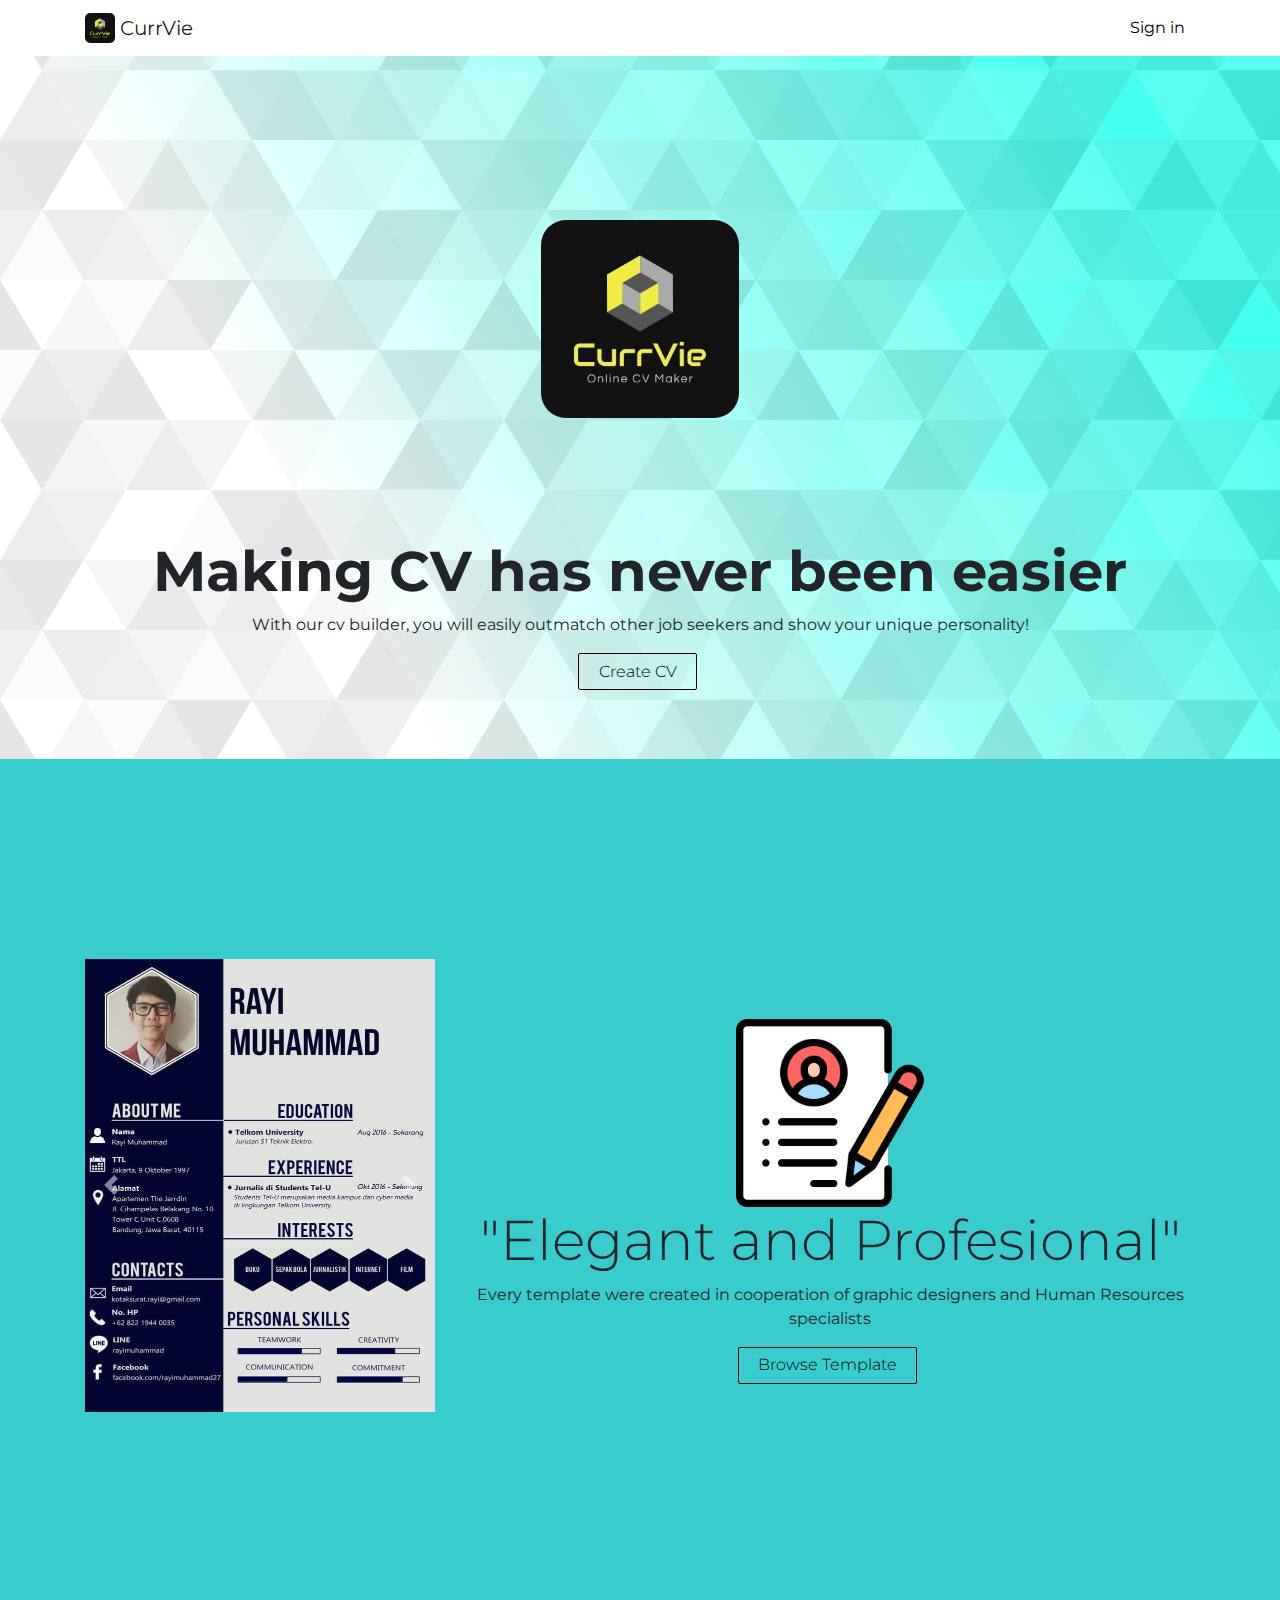
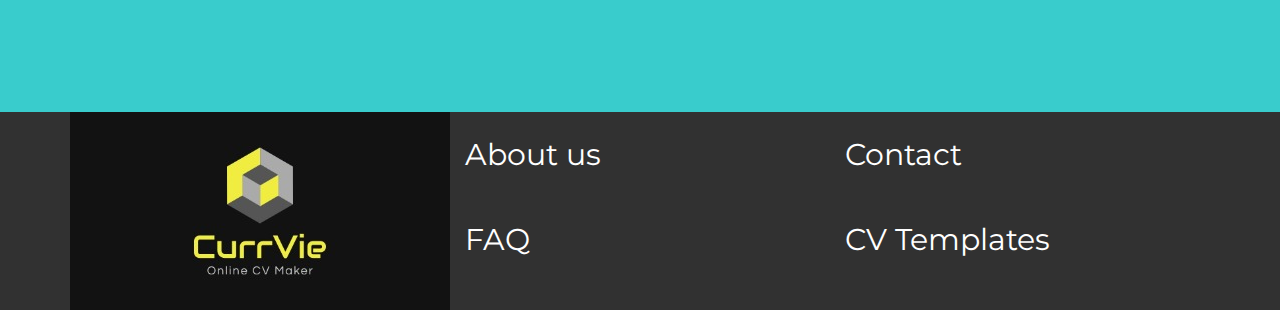
<file: index.html>
<!doctype html>
<html lang="en">
  <head>
    <!-- Required meta tags -->
    <meta charset="utf-8">
    <meta name="viewport" content="width=device-width, initial-scale=1, shrink-to-fit=no">

    <!-- Bootstrap CSS -->
    <link rel="stylesheet" href="https://stackpath.bootstrapcdn.com/bootstrap/4.4.1/css/bootstrap.min.css" integrity="sha384-Vkoo8x4CGsO3+Hhxv8T/Q5PaXtkKtu6ug5TOeNV6gBiFeWPGFN9MuhOf23Q9Ifjh" crossorigin="anonymous">
    <link rel="stylesheet" href="css/style.css">
    <link rel="stylesheet" href="css/owl.carousel.min.css">
    <link rel="stylesheet" href="css/owl.theme.default.min.css">


    <title>Homepage</title>
  </head>
  <body>
    
    <nav class="navbar sticky-top navbar-expand-lg navbar-light bg-white" >
        <div class="container">
            <a class="navbar-brand" href="#">
                <img src="/img/LOGO_IMK.jpeg" width="30" height="30" class="d-inline-block align-top round" alt="" loading="lazy">
                CurrVie
              </a>
        <div class="d-flex justify-content-end">
            <a href="#" class="navigato sign-in text-decoration-none">Sign in</a>
        </div>
        
        </div>
    </nav>
    <div class="jumbotron jumbotron-fluid landing-page">
        <div class="container justify-content-center">
            <div class="text-center">
                <img src="/img/LOGO_IMK.jpeg" class="img-fluid logs" alt="">
            </div>
            <h3 class="display-4 text-center font-weight-bold">
                Making CV has never been easier
            </h3>
            <p class="text-center">With our cv builder, you will easily outmatch other job seekers and show your unique personality!</p>
            <div class="text-center">
                <a href="pages/cv-builder.html" class="button1">Create CV</a>
            </div>
        </div>
    </div>
    <div class="container section-2">
        <div class="row justify-content-center">
            <div class="col-md-4 text-center">
                <div id="carouselExampleControls" class="carousel slide" data-ride="carousel">
                    <div class="carousel-inner">
                      <div class="carousel-item active">
                        <img src="/img/cv-1.jpeg" class="d-block w-100" alt="...">
                      </div>
                      <div class="carousel-item">
                        <img src="/img/cv-2.jpeg" class="d-block w-100" alt="...">
                      </div>
                      <div class="carousel-item">
                        <img src="/img/cv-3.jpeg" class="d-block w-100" alt="...">
                      </div>
                    </div>
                    <a class="carousel-control-prev" href="#carouselExampleControls" role="button" data-slide="prev">
                      <span class="carousel-control-prev-icon" aria-hidden="true"></span>
                      <span class="sr-only">Previous</span>
                    </a>
                    <a class="carousel-control-next" href="#carouselExampleControls" role="button" data-slide="next">
                      <span class="carousel-control-next-icon" aria-hidden="true"></span>
                      <span class="sr-only">Next</span>
                    </a>
                  </div>
            </div>
            <div class="col-md-8 text-center">
                <img src="img/vector-1.png" class="vector" alt="">
                <h3 class="display-4">"Elegant and Profesional"</h3>
                <p>Every template were created in cooperation of graphic designers and Human Resources specialists</p>
                <div class="text-center">
                    <a href="pages/cv-templates.html" class="button1">Browse Template</a>
                </div>
            </div>
        </div>
    </div>

    <!-- Header -->
    <div class="section-3">
        <div class="container">
            <div class="row justify-content-center">
                <div class="col-md-4 text-center logo-bot">
                    <img src="/img/LOGO_IMK.jpeg" class="img-fluid" alt="">
                </div>
                <div class="col-md-8">
                    <div class="row justify-content-center">
                        <div class="col-md-6 col-head">
                            <a href="/pages/about.html" class="header-nav text-decoration-none">About us</a>
                        </div>
                        <div class="col-md-6 col-head">
                            <a href="#" class="header-nav text-decoration-none">Contact</a>
                        </div>
                        <div class="col-md-6 col-head">
                            <a href="#" class="header-nav text-decoration-none">FAQ</a>
                        </div>
                        <div class="col-md-6 col-head">
                            <a href="pages/cv-templates.html" class="header-nav text-decoration-none">CV Templates</a>
                        </div>
                    </div>
                </div>
            </div>
        </div>
    </div>


    <script src="https://code.jquery.com/jquery-3.4.1.slim.min.js" integrity="sha384-J6qa4849blE2+poT4WnyKhv5vZF5SrPo0iEjwBvKU7imGFAV0wwj1yYfoRSJoZ+n" crossorigin="anonymous"></script>
    <script src="https://cdn.jsdelivr.net/npm/popper.js@1.16.0/dist/umd/popper.min.js" integrity="sha384-Q6E9RHvbIyZFJoft+2mJbHaEWldlvI9IOYy5n3zV9zzTtmI3UksdQRVvoxMfooAo" crossorigin="anonymous"></script>
    <script src="https://stackpath.bootstrapcdn.com/bootstrap/4.4.1/js/bootstrap.min.js" integrity="sha384-wfSDF2E50Y2D1uUdj0O3uMBJnjuUD4Ih7YwaYd1iqfktj0Uod8GCExl3Og8ifwB6" crossorigin="anonymous"></script>
    
</body>
</html>
</file>
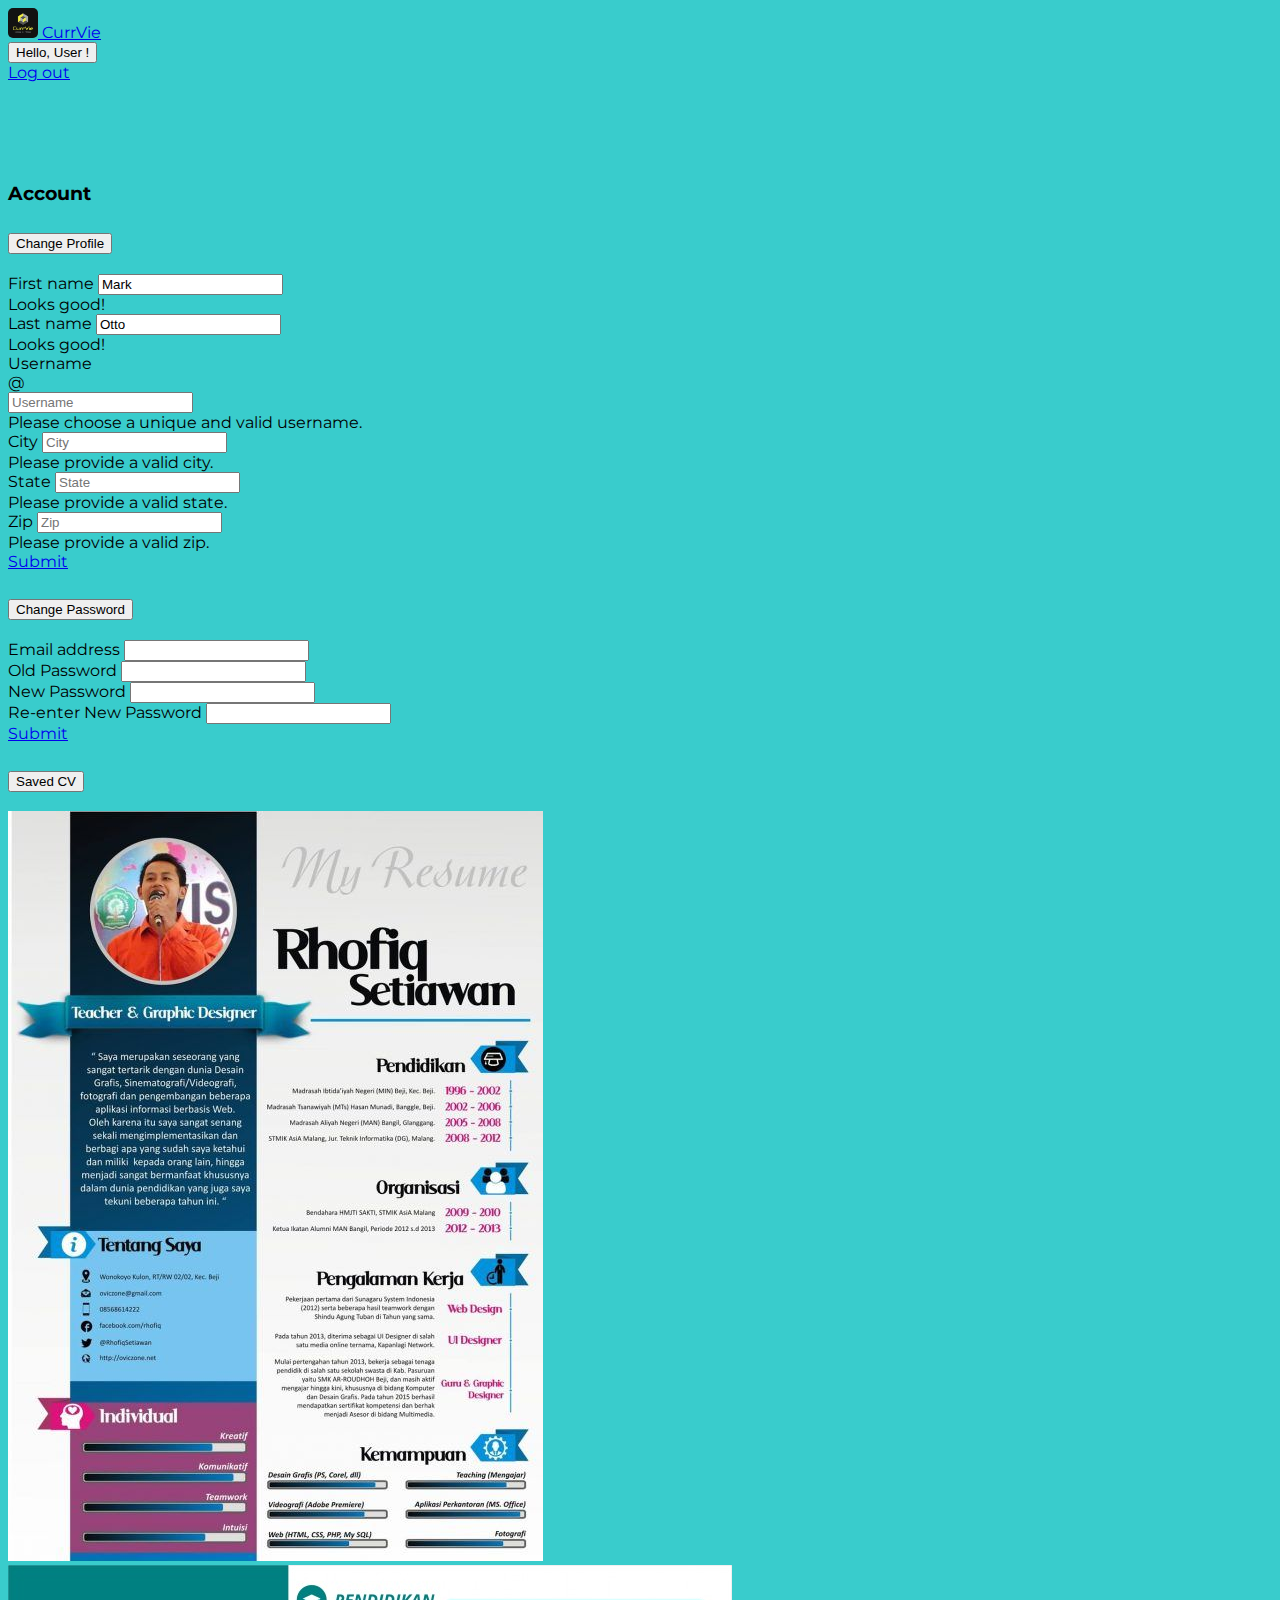
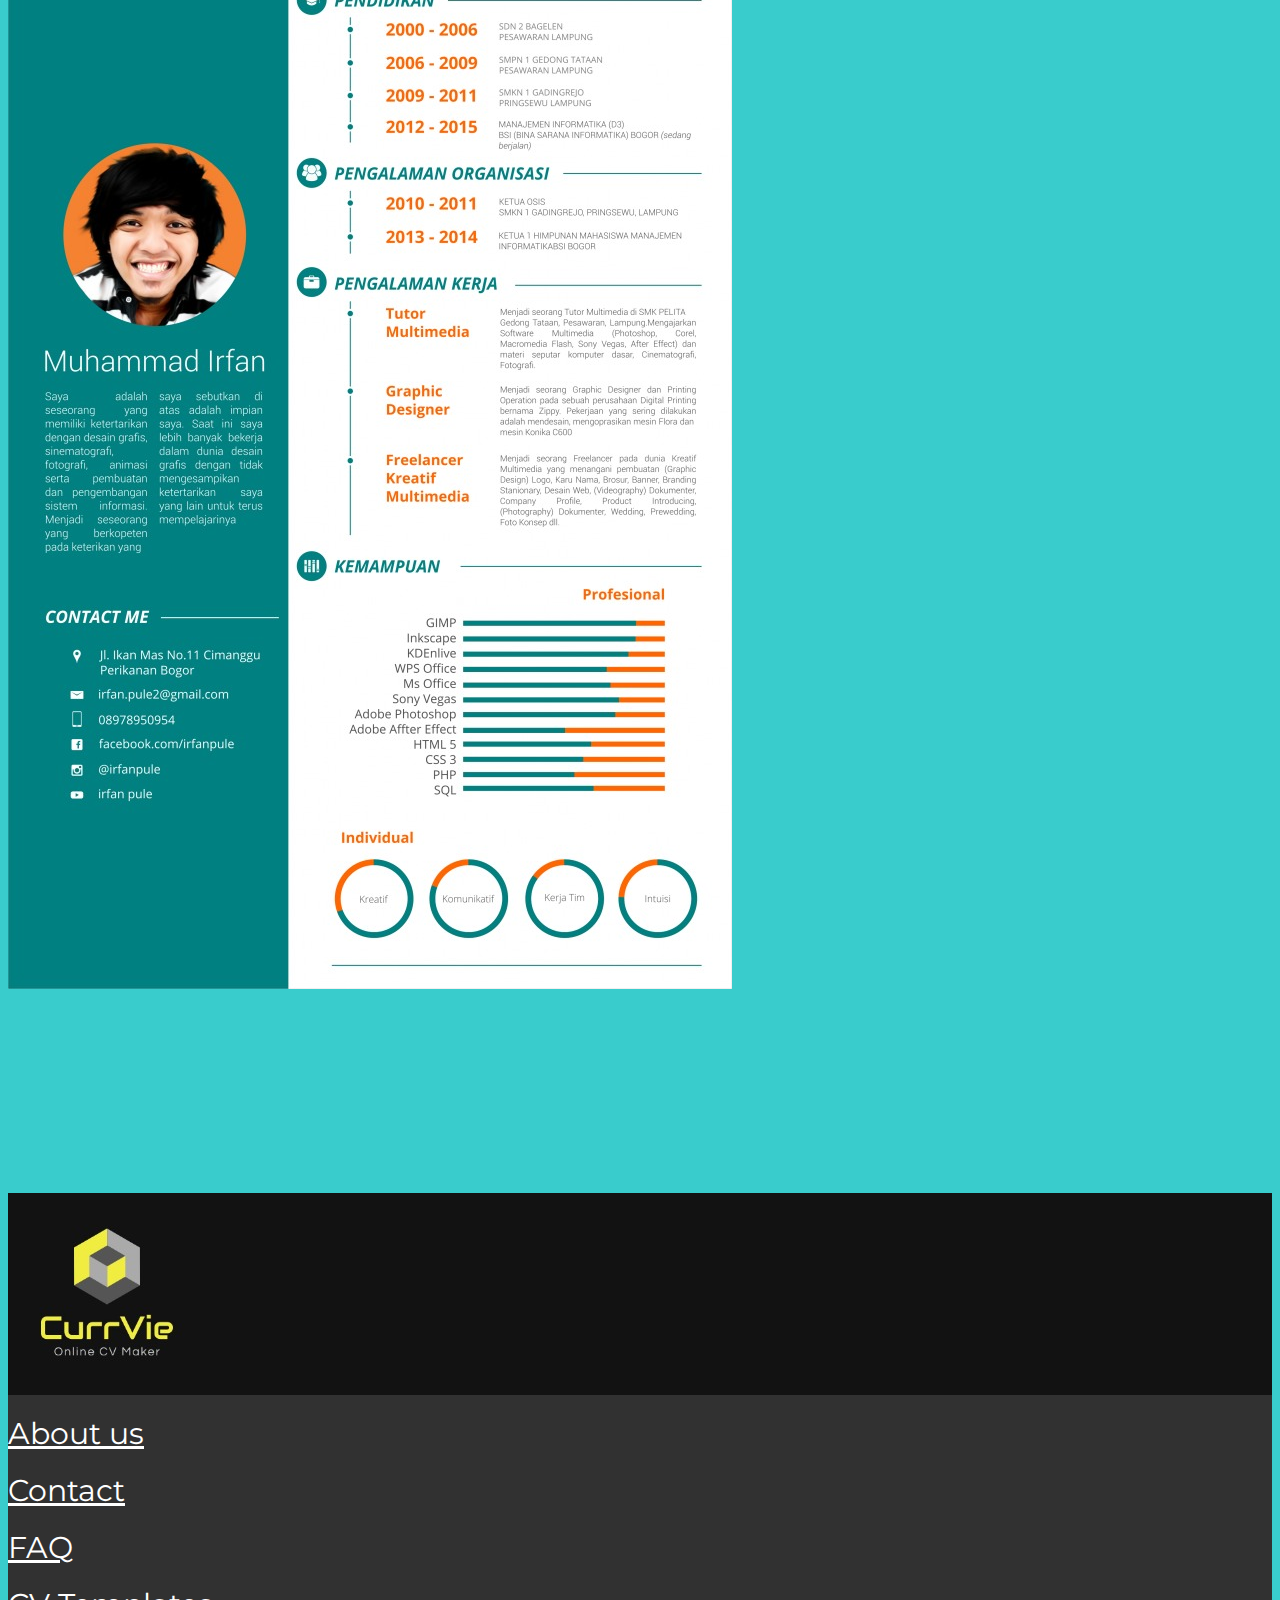
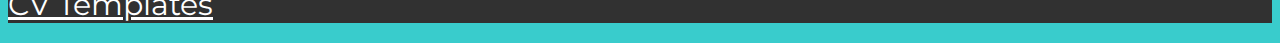
<file: pages-logged/account.html>
<!doctype html>
<html lang="en">
  <head>
    <!-- Required meta tags -->
    <meta charset="utf-8">
    <meta name="viewport" content="width=device-width, initial-scale=1, shrink-to-fit=no">

    <!-- Bootstrap CSS -->
    <link rel="stylesheet" href="https://stackpath.bootstrapcdn.com/bootstrap/4.5.0/css/bootstrap.min.css" integrity="sha384-9aIt2nRpC12Uk9gS9baDl411NQApFmC26EwAOH8WgZl5MYYxFfc+NcPb1dKGj7Sk" crossorigin="anonymous">
    <link rel="stylesheet" href="/css/style.css">
    <link rel="stylesheet" href="/css/acc.css">

    <title>Account</title>
  </head>
  <body>

    <nav class="navbar sticky-top navbar-expand-lg navbar-light bg-white" >
        <div class="container">
            <a class="navbar-brand" href="/pages-logged/index-logged.html">
            <img src="/img/LOGO_IMK.jpeg" width="30" height="30" class="d-inline-block align-top round" alt="" loading="lazy">
              CurrVie
            </a>
            <div class="btn-group">
              <button type="button" class="btn btn-outline-dark dropdown-toggle" data-toggle="dropdown" aria-haspopup="true" aria-expanded="false">
                Hello, User !
              </button>
              <div class="dropdown-menu dropdown-menu-right">
                <a href="/index.html" class="dropdown-item">Log out</a>
              </div>
            </div>
        </div>
    </nav>

    <div class="container">
        <div class="row justify-content-center">
            <div class="col-12 text-center contend">
                <h3 class="display-4 text-center font-weight-bold">
                    Account
                </h3>
                <div class="accordion" id="accordionExample">
                    <div class="card">
                      <div class="card-header" id="headingOne">
                        <h2 class="mb-0">
                          <button class="btn btn-link" type="button" data-toggle="collapse" data-target="#collapseOne" aria-expanded="true" aria-controls="collapseOne">
                            Change Profile
                          </button>
                        </h2>
                      </div>
                  
                      <div id="collapseOne" class="collapse show" aria-labelledby="headingOne" data-parent="#accordionExample">
                        <div class="card-body">
                          <div class="col text-left">
                            <form class="needs-validation" novalidate>
                              <div class="form-row">
                                <div class="col-md-4 mb-3">
                                  <label for="validationTooltip01">First name</label>
                                  <input type="text" class="form-control" id="validationTooltip01" placeholder="First name" value="Mark" required>
                                  <div class="valid-tooltip">
                                    Looks good!
                                  </div>
                                </div>
                                <div class="col-md-4 mb-3">
                                  <label for="validationTooltip02">Last name</label>
                                  <input type="text" class="form-control" id="validationTooltip02" placeholder="Last name" value="Otto" required>
                                  <div class="valid-tooltip">
                                    Looks good!
                                  </div>
                                </div>
                                <div class="col-md-4 mb-3">
                                  <label for="validationTooltipUsername">Username</label>
                                  <div class="input-group">
                                    <div class="input-group-prepend">
                                      <span class="input-group-text" id="validationTooltipUsernamePrepend">@</span>
                                    </div>
                                    <input type="text" class="form-control" id="validationTooltipUsername" placeholder="Username" aria-describedby="validationTooltipUsernamePrepend" required>
                                    <div class="invalid-tooltip">
                                      Please choose a unique and valid username.
                                    </div>
                                  </div>
                                </div>
                              </div>
                              <div class="form-row">
                                <div class="col-md-6 mb-3">
                                  <label for="validationTooltip03">City</label>
                                  <input type="text" class="form-control" id="validationTooltip03" placeholder="City" required>
                                  <div class="invalid-tooltip">
                                    Please provide a valid city.
                                  </div>
                                </div>
                                <div class="col-md-3 mb-3">
                                  <label for="validationTooltip04">State</label>
                                  <input type="text" class="form-control" id="validationTooltip04" placeholder="State" required>
                                  <div class="invalid-tooltip">
                                    Please provide a valid state.
                                  </div>
                                </div>
                                <div class="col-md-3 mb-3">
                                  <label for="validationTooltip05">Zip</label>
                                  <input type="text" class="form-control" id="validationTooltip05" placeholder="Zip" required>
                                  <div class="invalid-tooltip">
                                    Please provide a valid zip.
                                  </div>
                                </div>
                              </div>
                              <div class="text-center">
                                <a href="#" type="submit" class="btn btn-outline-info">Submit</a>
                            </div>
                            </form>
                          </div>
                        </div>
                      </div>
                    </div>
                    <div class="card">
                      <div class="card-header" id="headingTwo">
                        <h2 class="mb-0">
                          <button class="btn btn-link collapsed" type="button" data-toggle="collapse" data-target="#collapseTwo" aria-expanded="false" aria-controls="collapseTwo">
                            Change Password
                          </button>
                        </h2>
                      </div>
                      <div id="collapseTwo" class="collapse" aria-labelledby="headingTwo" data-parent="#accordionExample">
                        <div class="card-body">
                            <div class="col text-left">
                                <form>
                                    <div class="form-group">
                                      <label for="exampleInputEmail1">Email address</label>
                                      <input type="email" class="form-control" id="exampleInputEmail1" aria-describedby="emailHelp">
                                    </div>
                                    <div class="form-group">
                                      <label for="exampleInputPassword1">Old Password</label>
                                      <input type="password" class="form-control" id="exampleInputPassword1">
                                    </div>
                                    <div class="form-group">
                                        <label for="exampleInputPassword1">New Password</label>
                                        <input type="password" class="form-control" id="exampleInputPassword2">
                                    </div>
                                    <div class="form-group">
                                        <label for="exampleInputPassword1">Re-enter New Password</label>
                                        <input type="password" class="form-control" id="exampleInputPassword3">
                                    </div>
                                    <div class="text-center">
                                        <a href="#" type="submit" class="btn btn-outline-info">Submit</a>
                                    </div>
                                </form>
                            </div>
                            
                        </div>
                      </div>
                    </div>
                    <div class="card">
                      <div class="card-header" id="headingThree">
                        <h2 class="mb-0">
                          <button class="btn btn-link collapsed" type="button" data-toggle="collapse" data-target="#collapseThree" aria-expanded="false" aria-controls="collapseThree">
                            Saved CV
                          </button>
                        </h2>
                      </div>
                      <div id="collapseThree" class="collapse" aria-labelledby="headingThree" data-parent="#accordionExample">
                        <div class="card-body">
                            <div class="row justify-content-center">
                                <div class="col-4">
                                    <img src="/img/cv-2.jpeg" class="img-fluid" alt="">
                                </div>
                                <div class="col-4">
                                    <img src="/img/cv-3.jpeg" class="img-fluid" alt="">
                                </div>
                            </div>
                        </div>
                      </div>
                    </div>
                  </div>
            </div>
        </div>
    </div>

    <!-- header -->
    <div class="section-3">
        <div class="container">
            <div class="row justify-content-center">
                <div class="col-md-4 text-center logo-bot">
                    <img src="/img/LOGO_IMK.jpeg" class="img-fluid" alt="">
                </div>
                <div class="col-md-8">
                    <div class="row justify-content-center">
                        <div class="col-md-6 col-head">
                            <a href="about-logged.html" class="header-nav text-decoration-none">About us</a>
                        </div>
                        <div class="col-md-6 col-head">
                            <a href="about-logged.html" class="header-nav text-decoration-none">Contact</a>
                        </div>
                        <div class="col-md-6 col-head">
                            <a href="about-logged.html" class="header-nav text-decoration-none">FAQ</a>
                        </div>
                        <div class="col-md-6 col-head">
                            <a href="cv-templates-logged.html" class="header-nav text-decoration-none">CV Templates</a>
                        </div>
                    </div>
                </div>
            </div>
        </div>
    </div>




    <!-- Optional JavaScript -->
    <!-- jQuery first, then Popper.js, then Bootstrap JS -->
    <script src="https://code.jquery.com/jquery-3.5.1.slim.min.js" integrity="sha384-DfXdz2htPH0lsSSs5nCTpuj/zy4C+OGpamoFVy38MVBnE+IbbVYUew+OrCXaRkfj" crossorigin="anonymous"></script>
    <script src="https://cdn.jsdelivr.net/npm/popper.js@1.16.0/dist/umd/popper.min.js" integrity="sha384-Q6E9RHvbIyZFJoft+2mJbHaEWldlvI9IOYy5n3zV9zzTtmI3UksdQRVvoxMfooAo" crossorigin="anonymous"></script>
    <script src="https://stackpath.bootstrapcdn.com/bootstrap/4.5.0/js/bootstrap.min.js" integrity="sha384-OgVRvuATP1z7JjHLkuOU7Xw704+h835Lr+6QL9UvYjZE3Ipu6Tp75j7Bh/kR0JKI" crossorigin="anonymous"></script>
  </body>
</html>
</file>
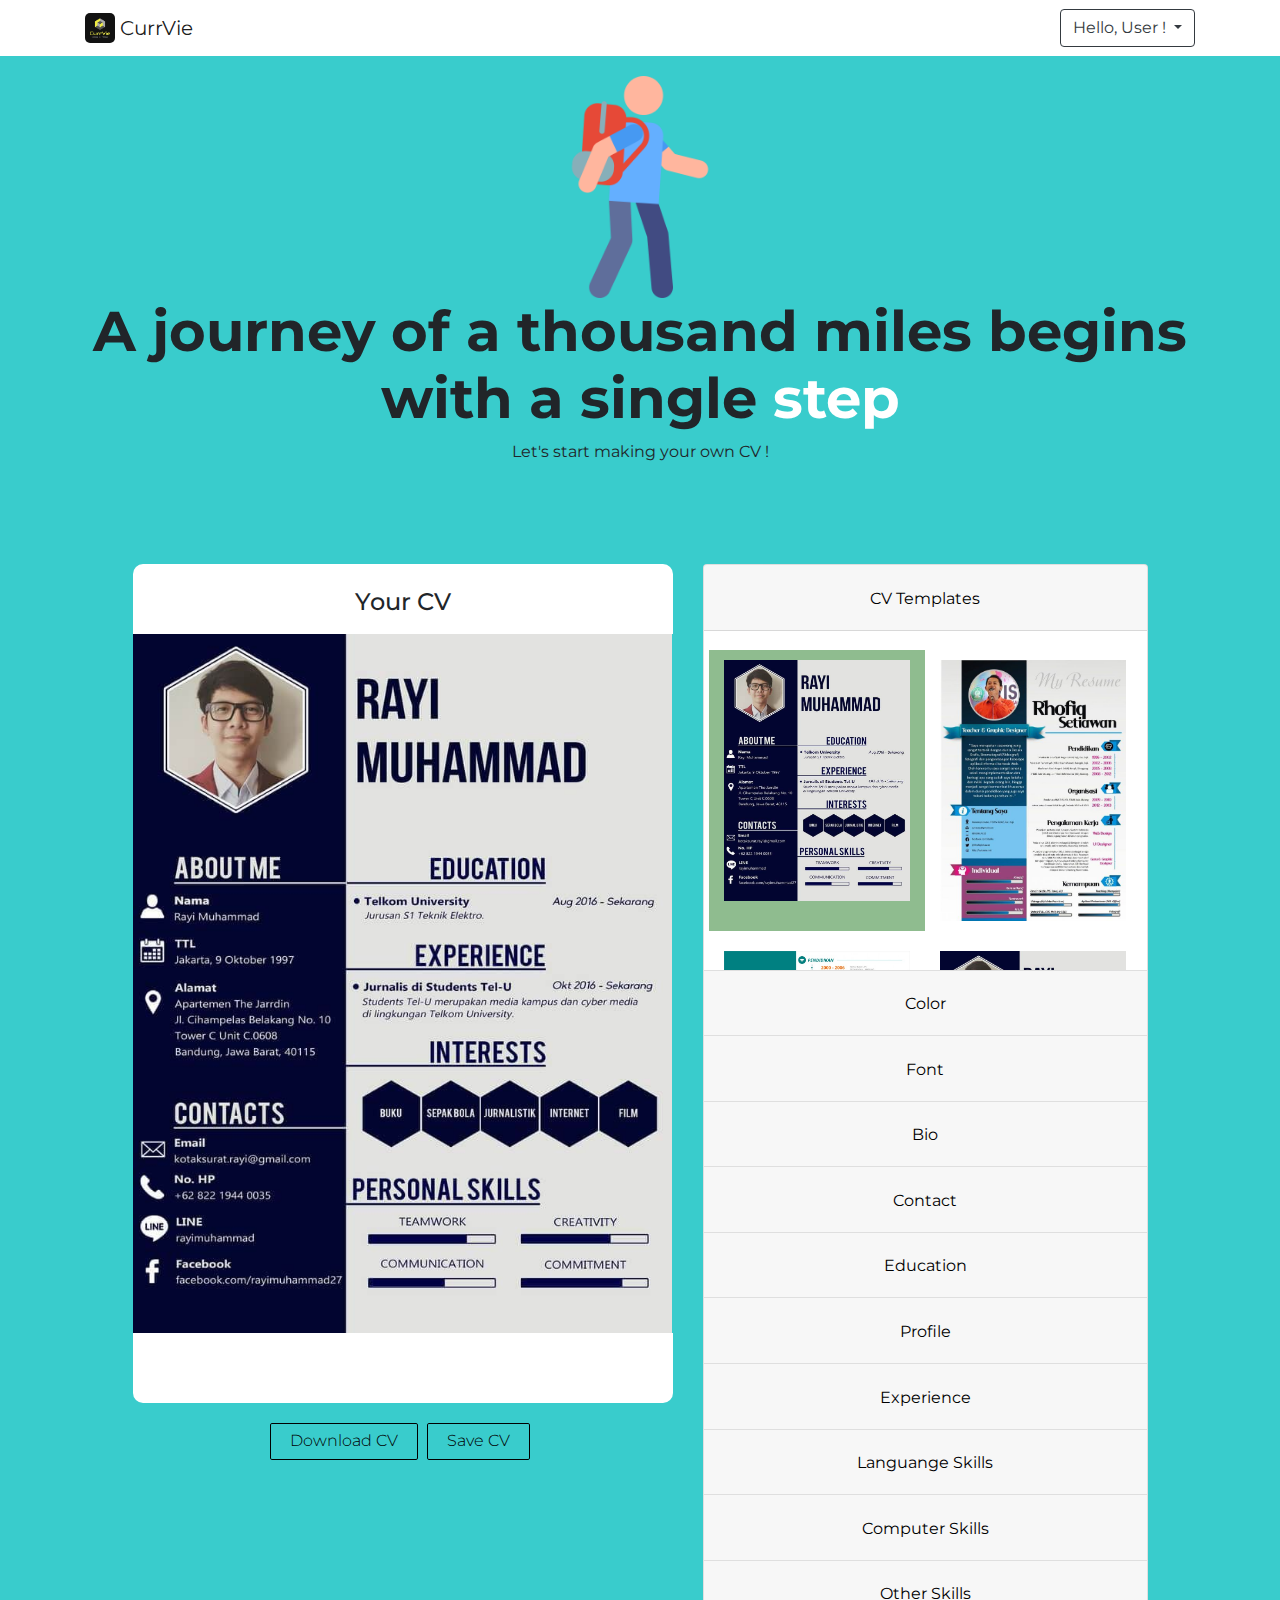
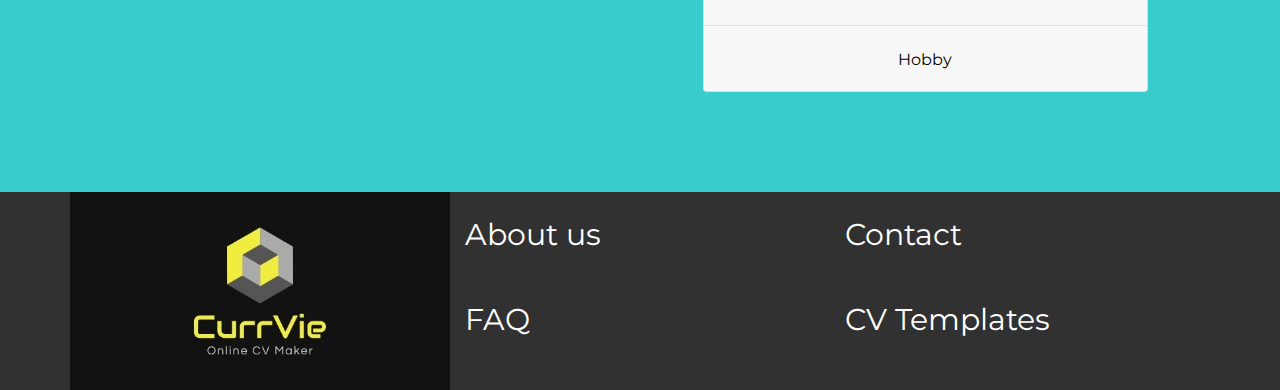
<file: pages-logged/cv-builder-logged.html>
<!doctype html>
<html lang="en">
  <head>
    <!-- Required meta tags -->
    <meta charset="utf-8">
    <meta name="viewport" content="width=device-width, initial-scale=1, shrink-to-fit=no">

    <link rel="stylesheet" href="https://stackpath.bootstrapcdn.com/bootstrap/4.4.1/css/bootstrap.min.css" integrity="sha384-Vkoo8x4CGsO3+Hhxv8T/Q5PaXtkKtu6ug5TOeNV6gBiFeWPGFN9MuhOf23Q9Ifjh" crossorigin="anonymous">
    <link rel="stylesheet" href="/css/style.css">
    <link rel="stylesheet" href="/css/cv-builder.css">
    <title>CV Builder</title>
  </head>
  <body>
    <nav class="navbar sticky-top navbar-expand-lg navbar-light bg-white" >
        <div class="container">
            <a class="navbar-brand" href="/pages-logged/index-logged.html">
            <img src="/img/LOGO_IMK.jpeg" width="30" height="30" class="d-inline-block align-top round" alt="" loading="lazy">
              CurrVie
            </a>
            <div class="btn-group">
              <button type="button" class="btn btn-outline-dark dropdown-toggle" data-toggle="dropdown" aria-haspopup="true" aria-expanded="false">
                Hello, User !
              </button>
              <div class="dropdown-menu dropdown-menu-right">
                <a href="account.html" class="dropdown-item">Account</a>
                <a href="/pages/cv-builder.html" class="dropdown-item">Log out</a>
              </div>
            </div>
        </div>
    </nav>

    <!-- header -->
    <div class="container header-builder justify-content-center">
        <div class="text-center">
            <img src="/img/vector-2.png" class="vector-2" alt="">
        </div>
        
        <h3 class="display-4 text-center font-weight-bold">A journey of a thousand miles begins with a single <span class="span">step</span></h3>
        <p class="text-center">Let's start making your own CV !</p>
    </div>

    <!-- Content -->
    <div class="container spacing">
        <div class="row justify-content-center">
            <div class="col-md-6 text-center">
                <div class="judul-build">
                    <br>
                    <h4>Your CV</h4>
                </div>
                <img src="/img/cv-1.jpeg" class="img-fluid" alt="">
                <div class="bottom-build">
                </div>
                <div class="text-center button-builder">
                    <a href="#" class="button1">Download CV</a>
                    <a href="account.html" class="button1">Save CV</a>
                </div>
            </div>
            <div class="col-md-5 text-center">
                <!-- Accordion -->
                <div class="accordion" id="accordionExample">
                  <div class="card">
                    <div class="card-header" id="headingOne">
                      <h2 class="mb-0">
                        <button class="btn btn-link btn-clr text-decoration-none" type="button" data-toggle="collapse" data-target="#collapseOne" aria-expanded="true" aria-controls="collapseOne">
                          CV Templates
                        </button>
                      </h2>
                    </div>
                    
                    <!-- First Box -->
                    <div id="collapseOne" class="collapse show" aria-labelledby="headingOne" data-parent="#accordionExample">
                      <div class="card-body pilih-cv">
                        <div class="row justify-content-center">
                            <div class="col-md-6 img-style active">
                                <img src="/img/cv-1.jpeg" class="img-fluid x" alt="">
                            </div>
                            <div class="col-md-6 img-style">
                                <img src="/img/cv-2.jpeg" class="img-fluid x" alt="">
                            </div>
                            <div class="col-md-6 img-style">
                                <img src="/img/cv-3.jpeg" class="img-fluid x" alt="">
                            </div>
                            <div class="col-md-6 img-style">
                              <img src="/img/cv-4.jpeg" class="img-fluid x" alt="">
                            </div>
                            <div class="col-md-6 img-style">
                              <img src="/img/cv-5.jpg" class="img-fluid x" alt="">
                            </div>
                            <div class="col-md-6 img-style">
                              <img src="/img/cv-6.jpg" class="img-fluid x" alt="">
                            </div>
                        </div>
                      </div>
                    </div>
                  </div>

                  <div class="card">
                    <div class="card-header" id="headingTwo">
                      <h2 class="mb-0">
                        <button class="btn btn-link btn-clr collapsed text-decoration-none" type="button" data-toggle="collapse" data-target="#collapseTwo" aria-expanded="false" aria-controls="collapseTwo">
                          Color
                        </button>
                      </h2>
                    </div>

                    <!-- Second Box -->
                    <div id="collapseTwo" class="collapse" aria-labelledby="headingTwo" data-parent="#accordionExample">
                      <div class="card-body">
                        <form>
                          <div class="form-group">
                            
                            <input type="range" class="form-control-range" id="formControlRange">
                          </div>
                        </form>
                        

                      </div>
                    </div>
                  </div>

                  <div class="card">
                    <div class="card-header" id="headingThree">
                      <h2 class="mb-0">
                        <button class="btn btn-link btn-clr collapsed text-decoration-none" type="button" data-toggle="collapse" data-target="#collapseThree" aria-expanded="false" aria-controls="collapseThree">
                          Font
                        </button>
                      </h2>
                    </div>
                    <div id="collapseThree" class="collapse" aria-labelledby="headingThree" data-parent="#accordionExample">
                      <div class="card-body">
                          <form>
                            <div class="form-group">
                              <select class="form-control" id="exampleFormControlSelect1">
                                <option>Arial</option>
                                <option>Times New Roman</option>
                                <option>Roboto</option>
                                <option>Open Sans</option>
                                <option>Montserrat</option>
                              </select>
                            </div>
                          </form>
                      </div>
                    </div>
                  </div>

                  <div class="card">
                    <div class="card-header" id="headingThree">
                      <h2 class="mb-0">
                        <button class="btn btn-link btn-clr collapsed text-decoration-none" type="button" data-toggle="collapse" data-target="#collapseFour" aria-expanded="false" aria-controls="collapseFour">
                          Bio
                        </button>
                      </h2>
                    </div>
                    <div id="collapseFour" class="collapse" aria-labelledby="headingFour" data-parent="#accordionExample">
                      <div class="card-body">
                        <form>
                          <div class="form-group">
                            
                            <textarea class="form-control" id="exampleFormControlTextarea1" rows="3"></textarea>
                          </div>
                        </form>
                      </div>
                    </div>
                  </div>

                  <div class="card">
                    <div class="card-header" id="headingThree">
                      <h2 class="mb-0">
                        <button class="btn btn-link btn-clr collapsed text-decoration-none" type="button" data-toggle="collapse" data-target="#collapseFive" aria-expanded="false" aria-controls="collapseFive">
                          Contact
                        </button>
                      </h2>
                    </div>
                    <div id="collapseFive" class="collapse" aria-labelledby="headingFive" data-parent="#accordionExample">
                      <div class="card-body">
                        <form>
                          <div class="form-group">
                            
                            <textarea class="form-control" id="exampleFormControlTextarea1" rows="3"></textarea>
                          </div>
                        </form>
                      </div>
                    </div>
                  </div>

                  <div class="card">
                    <div class="card-header" id="headingThree">
                      <h2 class="mb-0">
                        <button class="btn btn-link btn-clr collapsed text-decoration-none" type="button" data-toggle="collapse" data-target="#collapseSix" aria-expanded="false" aria-controls="collapseSix">
                          Education
                        </button>
                      </h2>
                    </div>
                    <div id="collapseSix" class="collapse" aria-labelledby="headingSix" data-parent="#accordionExample">
                      <div class="card-body">
                        <form>
                          <div class="form-group">
                            
                            <textarea class="form-control" id="exampleFormControlTextarea1" rows="3"></textarea>
                          </div>
                        </form>
                      </div>
                    </div>
                  </div>

                  <div class="card">
                    <div class="card-header" id="headingThree">
                      <h2 class="mb-0">
                        <button class="btn btn-link btn-clr collapsed text-decoration-none" type="button" data-toggle="collapse" data-target="#collapseSeven" aria-expanded="false" aria-controls="collapseSeven">
                          Profile
                        </button>
                      </h2>
                    </div>
                    <div id="collapseSeven" class="collapse" aria-labelledby="headingSeven" data-parent="#accordionExample">
                      <div class="card-body">
                        <form>
                          <div class="form-group">
                            
                            <textarea class="form-control" id="exampleFormControlTextarea1" rows="3"></textarea>
                          </div>
                        </form>
                      </div>
                    </div>
                  </div>

                  <div class="card">
                    <div class="card-header" id="headingThree ">
                      <h2 class="mb-0">
                        <button class="btn btn-link btn-clr collapsed text-decoration-none" type="button" data-toggle="collapse" data-target="#collapseEight" aria-expanded="false" aria-controls="collapseEight">
                          Experience
                        </button>
                      </h2>
                    </div>
                    <div id="collapseEight" class="collapse" aria-labelledby="headingEight" data-parent="#accordionExample">
                      <div class="card-body">
                        <form>
                          <div class="form-group">
                            
                            <textarea class="form-control" id="exampleFormControlTextarea1" rows="3"></textarea>
                          </div>
                        </form>
                      </div>
                    </div>
                  </div>

                  <div class="card">
                    <div class="card-header" id="headingThree">
                      <h2 class="mb-0">
                        <button class="btn btn-link btn-clr collapsed text-decoration-none" type="button" data-toggle="collapse" data-target="#collapseNine" aria-expanded="false" aria-controls="collapseNine">
                          Languange Skills
                        </button>
                      </h2>
                    </div>
                    <div id="collapseNine" class="collapse" aria-labelledby="headingNine" data-parent="#accordionExample">
                      <div class="card-body">
                        <form>
                          <div class="form-group">
                            
                            <textarea class="form-control" id="exampleFormControlTextarea1" rows="3"></textarea>
                          </div>
                        </form>
                      </div>
                    </div>
                  </div>

                  <div class="card">
                    <div class="card-header" id="headingThree">
                      <h2 class="mb-0">
                        <button class="btn btn-link btn-clr collapsed text-decoration-none" type="button" data-toggle="collapse" data-target="#collapseTen" aria-expanded="false" aria-controls="collapseTen">
                          Computer Skills
                        </button>
                      </h2>
                    </div>
                    <div id="collapseTen" class="collapse" aria-labelledby="headingTen" data-parent="#accordionExample">
                      <div class="card-body">
                        <form>
                          <div class="form-group">
                            
                            <textarea class="form-control" id="exampleFormControlTextarea1" rows="3"></textarea>
                          </div>
                        </form>
                      </div>
                    </div>
                  </div>

                  <div class="card">
                    <div class="card-header" id="headingThree">
                      <h2 class="mb-0">
                        <button class="btn btn-link btn-clr collapsed text-decoration-none" type="button" data-toggle="collapse" data-target="#collapseEleven" aria-expanded="false" aria-controls="collapseEleven">
                          Other Skills
                        </button>
                      </h2>
                    </div>
                    <div id="collapseEleven" class="collapse" aria-labelledby="headingEleven" data-parent="#accordionExample">
                      <div class="card-body">
                        <form>
                          <div class="form-group">
                            
                            <textarea class="form-control" id="exampleFormControlTextarea1" rows="3"></textarea>
                          </div>
                        </form>
                      </div>
                    </div>
                  </div>

                  <div class="card">
                    <div class="card-header" id="headingThree">
                      <h2 class="mb-0">
                        <button class="btn btn-link btn-clr collapsed text-decoration-none" type="button" data-toggle="collapse" data-target="#collapseTwelve" aria-expanded="false" aria-controls="collapseTwelve">
                          Hobby
                        </button>
                      </h2>
                    </div>
                    <div id="collapseTwelve" class="collapse" aria-labelledby="headingTwelve" data-parent="#accordionExample">
                      <div class="card-body">
                        <form>
                          <div class="form-group">
                            
                            <textarea class="form-control" id="exampleFormControlTextarea1" rows="3"></textarea>
                          </div>
                        </form>                        
                      </div>
                    </div>
                  </div>

              </div>
              <!-- Accordion end -->
            </div>
        </div>
    </div>
    <!-- header -->
    <div class="section-3">
      <div class="container">
          <div class="row justify-content-center">
              <div class="col-md-4 text-center logo-bot">
                <img src="/img/LOGO_IMK.jpeg" class="img-fluid" alt="">
              </div>
              <div class="col-md-8">
                  <div class="row justify-content-center">
                      <div class="col-md-6 col-head">
                          <a href="about-logged.html" class="header-nav text-decoration-none">About us</a>
                      </div>
                      <div class="col-md-6 col-head">
                          <a href="about-logged.html" class="header-nav text-decoration-none">Contact</a>
                      </div>
                      <div class="col-md-6 col-head">
                          <a href="about-logged.html" class="header-nav text-decoration-none">FAQ</a>
                      </div>
                      <div class="col-md-6 col-head">
                          <a href="cv-templates-logged.html" class="header-nav text-decoration-none">CV Templates</a>
                      </div>
                  </div>
              </div>
          </div>
      </div>
  </div>

    <script src="https://code.jquery.com/jquery-3.4.1.slim.min.js" integrity="sha384-J6qa4849blE2+poT4WnyKhv5vZF5SrPo0iEjwBvKU7imGFAV0wwj1yYfoRSJoZ+n" crossorigin="anonymous"></script>
    <script src="https://cdn.jsdelivr.net/npm/popper.js@1.16.0/dist/umd/popper.min.js" integrity="sha384-Q6E9RHvbIyZFJoft+2mJbHaEWldlvI9IOYy5n3zV9zzTtmI3UksdQRVvoxMfooAo" crossorigin="anonymous"></script>
    <script src="https://stackpath.bootstrapcdn.com/bootstrap/4.4.1/js/bootstrap.min.js" integrity="sha384-wfSDF2E50Y2D1uUdj0O3uMBJnjuUD4Ih7YwaYd1iqfktj0Uod8GCExl3Og8ifwB6" crossorigin="anonymous"></script>
  </body>
</html>
</file>
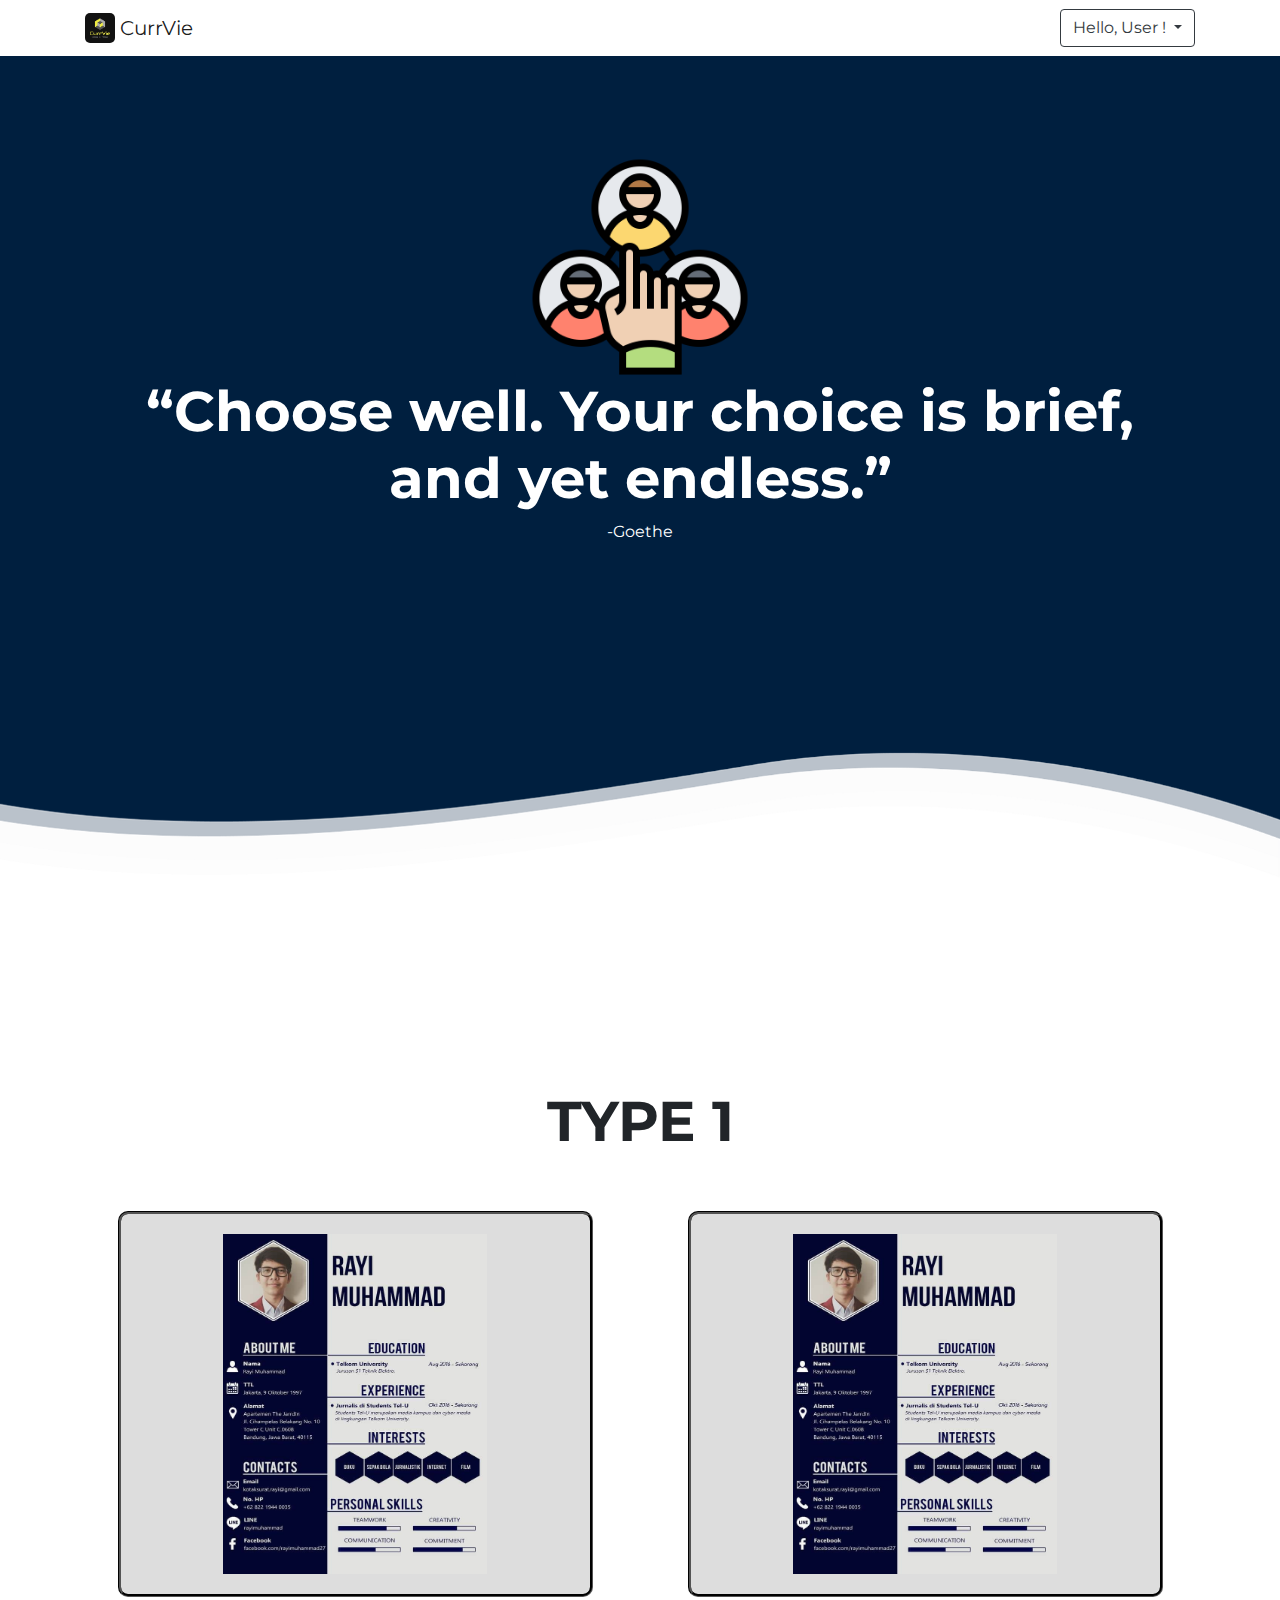
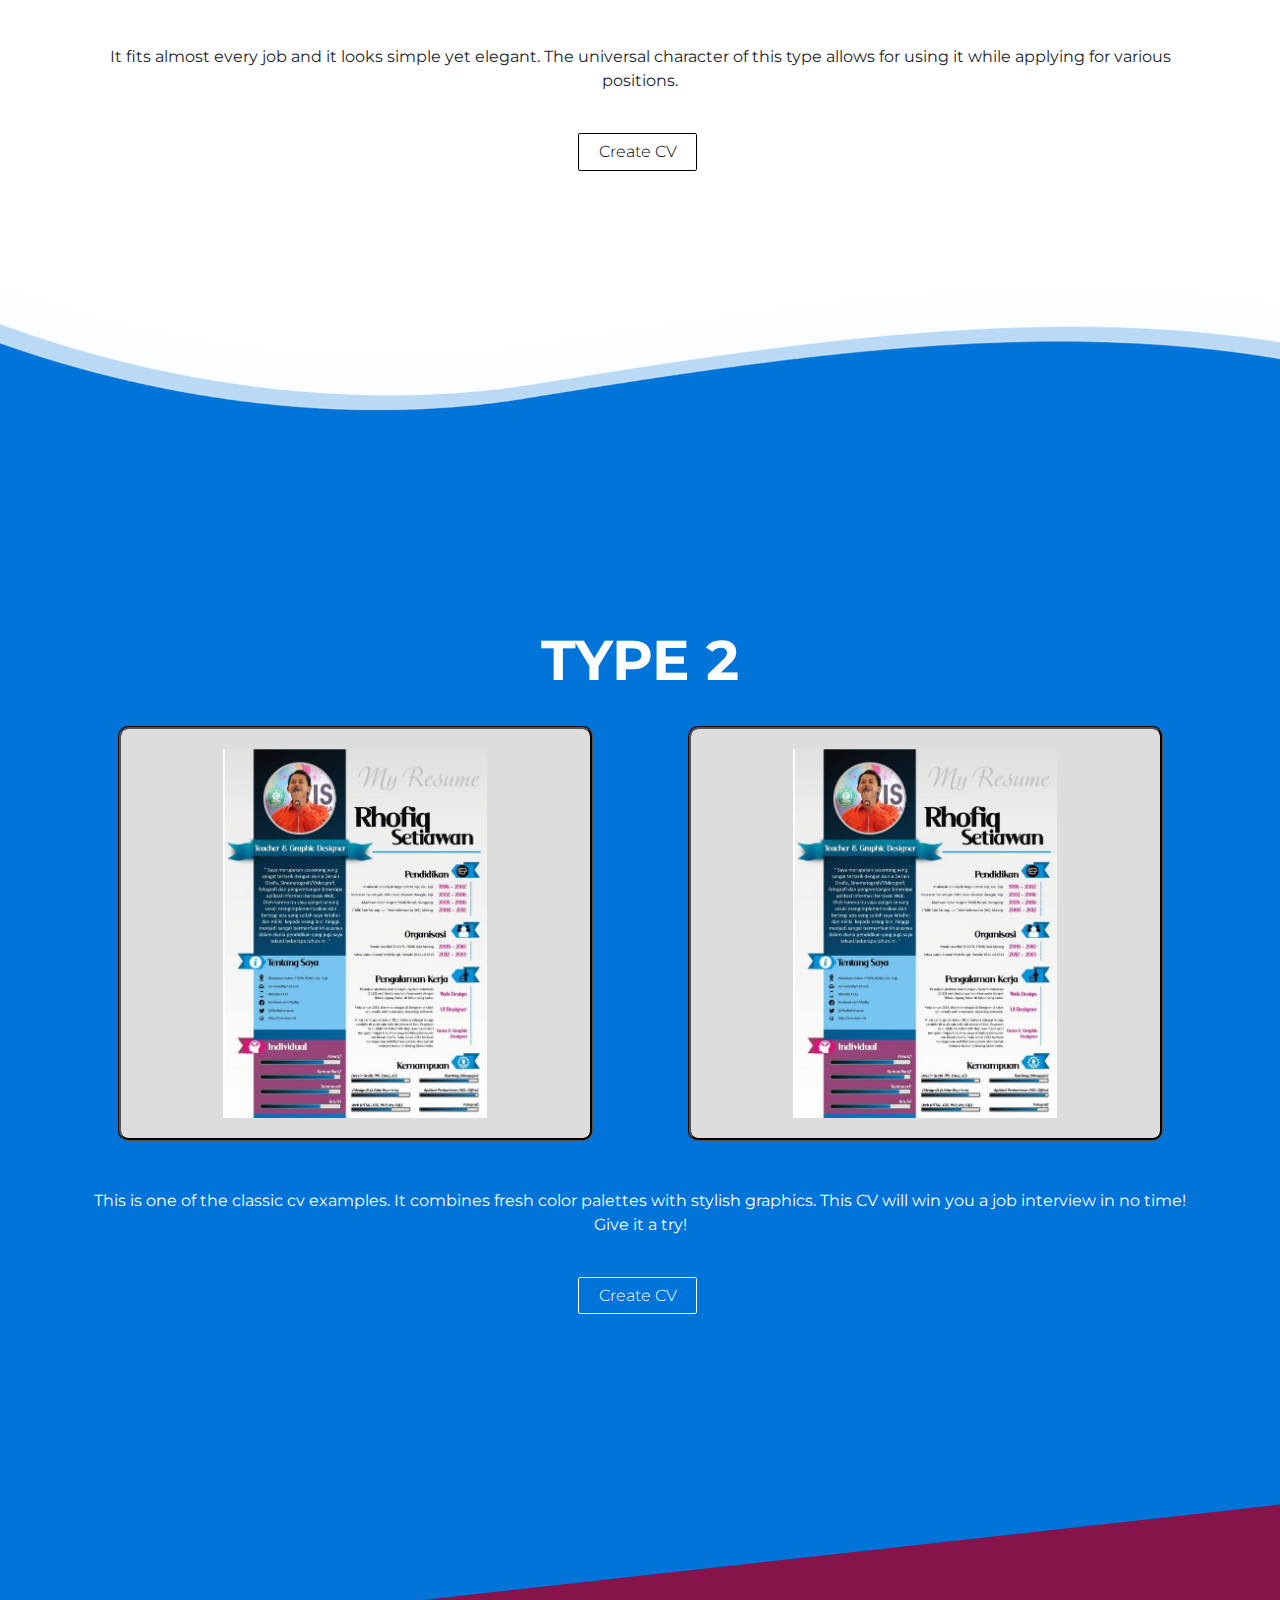
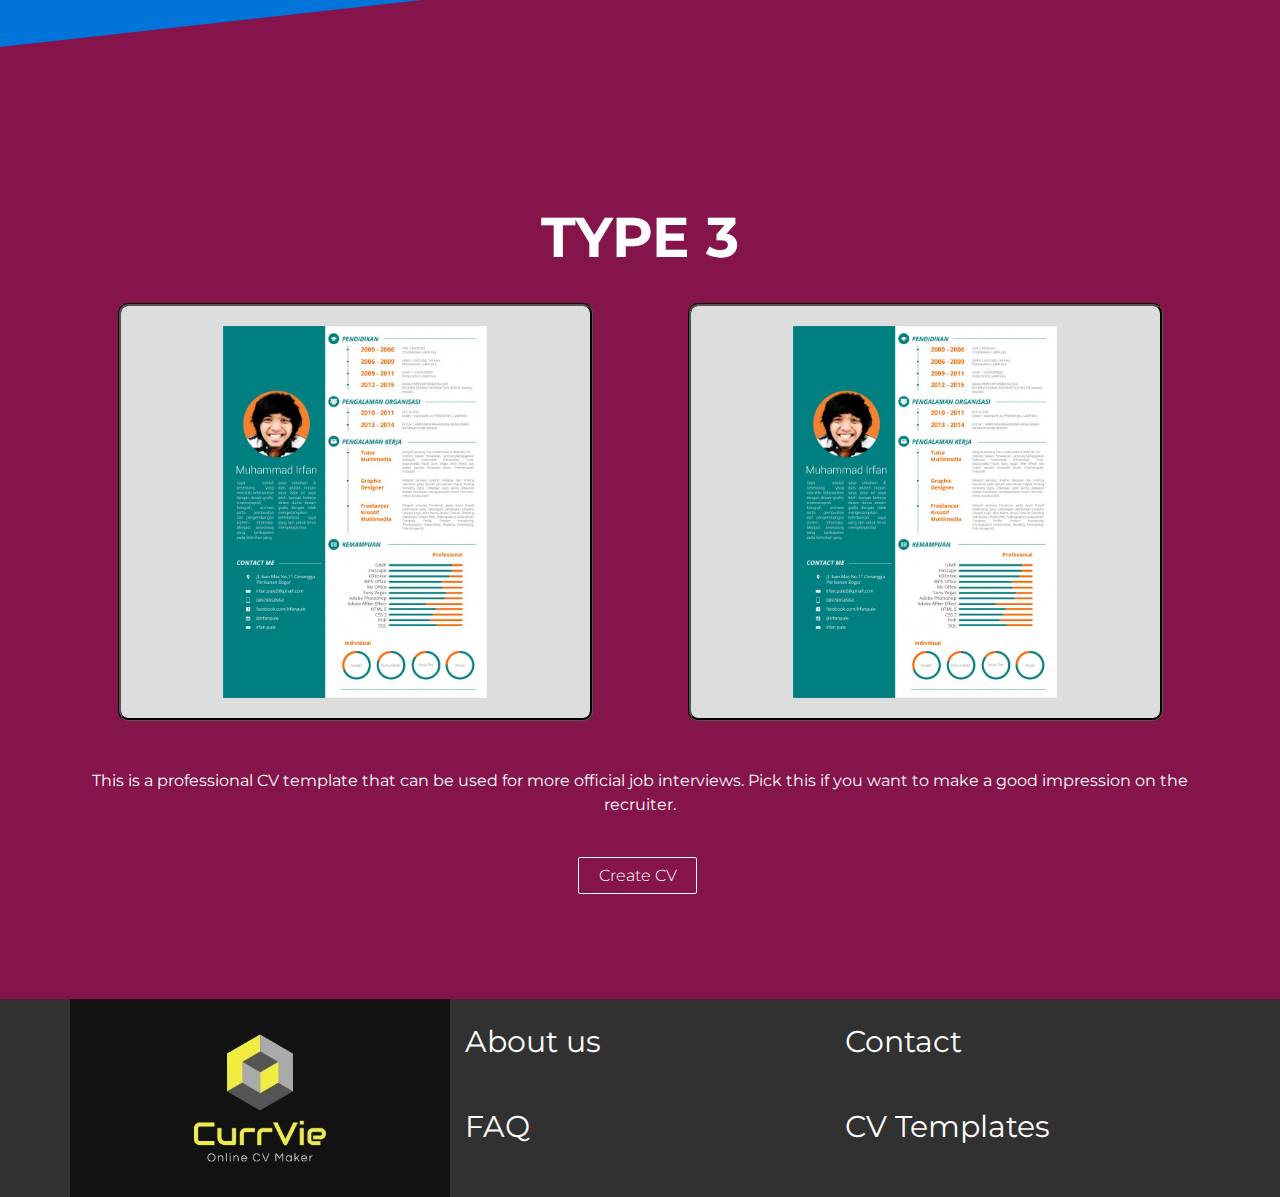
<file: pages-logged/cv-templates-logged.html>
<!doctype html>
<html lang="en">
  <head>
    <!-- Required meta tags -->
    <meta charset="utf-8">
    <meta name="viewport" content="width=device-width, initial-scale=1, shrink-to-fit=no">

    <!-- Bootstrap CSS -->
    <link rel="stylesheet" href="https://stackpath.bootstrapcdn.com/bootstrap/4.4.1/css/bootstrap.min.css" integrity="sha384-Vkoo8x4CGsO3+Hhxv8T/Q5PaXtkKtu6ug5TOeNV6gBiFeWPGFN9MuhOf23Q9Ifjh" crossorigin="anonymous">
    <link rel="stylesheet" href="/css/style.css">
    <link rel="stylesheet" href="/css/cv-templates.css">

    <title>CV Templates</title>
  </head>
  <body>
    <nav class="navbar sticky-top navbar-expand-lg navbar-light bg-white" >
        <div class="container">
            <a class="navbar-brand" href="index-logged.html">
                <img src="/img/LOGO_IMK.jpeg" width="30" height="30" class="d-inline-block align-top round" alt="" loading="lazy">
                CurrVie
            </a>
            
            <div class="btn-group">
                <button type="button" class="btn btn-outline-dark dropdown-toggle" data-toggle="dropdown" aria-haspopup="true" aria-expanded="false">
                  Hello, User !
                </button>
                <div class="dropdown-menu dropdown-menu-right">
                  <a href="account.html" class="dropdown-item">Account</a>
                  <a href="/pages/cv-templates.html" class="dropdown-item">log out</a>
                </div>
              </div>
        </div>
    </nav>


    <div class="judul">
        <div class="container justify-content-center">
            <div class="text-center">
                <img src="/img/vector-3.png" class="img-fluid vector-3" alt="">
                <h1 class="display-4 font-weight-bold font-colors">“Choose well. Your choice is brief, and yet endless.”</h1>
                <p class="font-colors space">-Goethe</p>
            </div>
        </div>
        <img src="/img/wave-large.png" class="img-fluid" alt="">
    </div>

    <!-- content -->
    <div class="section-2">
        <div class="container">
            <h1 class="display-4 text-center font-weight-bold">TYPE 1</h1>
            <br>
            <br>
            <div class="row justify-content-center">
                <div class="col-5 text-center div-border">
                    <img src="/img/cv-1.jpeg" class="img-fluid size x" alt="">
                </div>
                <div class="col-1"></div>
                <div class="col-5 text-center div-border">
                    <img src="/img/cv-1.jpeg" class="img-fluid size x" alt="">
                </div>
            </div>
            <br>
            <br>
            <p class="text-center">It fits almost every job and it looks simple yet elegant. The universal character of this type allows for using it while applying for various positions.</p>
            <br>
            <div class="text-center">
                <a href="cv-builder-logged.html" class="button1">Create CV</a>
            </div>
        </div>
        <div class="spacing"></div>
    </div>

    <div class="type-2">
        <img src="/img/wave-large-reversed.png" class="img-fluid" alt="">
        <div class="container">
            <div class="spacing"></div>
            <div class="spacing"></div>
            <h1 class="display-4 text-center font-weight-bold font-colors">TYPE 2</h1>
            <br>
            <div class="row justify-content-center font-colors">
                <div class="col-5 text-center div-border">
                    <img src="/img/cv-2.jpeg" class="img-fluid size x" alt="">
                </div>
                <div class="col-1"></div>
                <div class="col-5 text-center div-border">
                    <img src="/img/cv-2.jpeg" class="img-fluid size x" alt="">
                </div>
            </div>
            <br>
            <br>
            <p class="text-center" style="color: white;">This is one of the classic cv examples. It combines fresh color palettes with stylish graphics. This CV will win you a job interview in no time! Give it a try!</p>
            <br>
            <div class="text-center">
                <a href="cv-builder-logged.html" class="button2">Create CV</a>
            </div>
        </div>
        <div class="spacing"></div>
        <img src="/img/wave.svg" class="img-fluid" alt="">
    </div>

    <div class="type-3">
        <div class="container">
            <div class="spacing"></div>
            <h1 class="display-4 text-center font-weight-bold font-colors">TYPE 3</h1>
            <br>
            <div class="row justify-content-center">
                <div class="col-5 text-center div-border">
                    <img src="/img/cv-3.jpeg" class="img-fluid size x" alt="">
                </div>
                <div class="col-1"></div>
                <div class="col-5 text-center div-border">
                    <img src="/img/cv-3.jpeg" class="img-fluid size x" alt="">
                </div>
            </div>
            <br>
            <br>
            <p class="text-center font-colors">This is a professional CV template that can be used for more official job interviews. Pick this if you want to make a good impression on the recruiter.</p>
            <br>
            <div class="text-center">
                <a href="cv-builder-logged.html" class="button2">Create CV</a>
            </div>
            <div class="spacing"></div>
        </div>
    </div>
    
    <!-- header -->
    <div class="section-3">
        <div class="container">
            <div class="row justify-content-center">
                <div class="col-md-4 text-center logo-bot">
                    <img src="/img/LOGO_IMK.jpeg" class="img-fluid" alt="">
                </div>
                <div class="col-md-8">
                    <div class="row justify-content-center">
                        <div class="col-md-6 col-head">
                            <a href="about-logged.html" class="header-nav text-decoration-none">About us</a>
                        </div>
                        <div class="col-md-6 col-head">
                            <a href="about-logged.html" class="header-nav text-decoration-none">Contact</a>
                        </div>
                        <div class="col-md-6 col-head">
                            <a href="about-logged.html" class="header-nav text-decoration-none">FAQ</a>
                        </div>
                        <div class="col-md-6 col-head">
                            <a href="#" class="header-nav text-decoration-none">CV Templates</a>
                        </div>
                    </div>
                </div>
            </div>
        </div>
    </div>

    <!-- Optional JavaScript -->
    <!-- jQuery first, then Popper.js, then Bootstrap JS -->
    <script src="https://code.jquery.com/jquery-3.4.1.slim.min.js" integrity="sha384-J6qa4849blE2+poT4WnyKhv5vZF5SrPo0iEjwBvKU7imGFAV0wwj1yYfoRSJoZ+n" crossorigin="anonymous"></script>
    <script src="https://cdn.jsdelivr.net/npm/popper.js@1.16.0/dist/umd/popper.min.js" integrity="sha384-Q6E9RHvbIyZFJoft+2mJbHaEWldlvI9IOYy5n3zV9zzTtmI3UksdQRVvoxMfooAo" crossorigin="anonymous"></script>
    <script src="https://stackpath.bootstrapcdn.com/bootstrap/4.4.1/js/bootstrap.min.js" integrity="sha384-wfSDF2E50Y2D1uUdj0O3uMBJnjuUD4Ih7YwaYd1iqfktj0Uod8GCExl3Og8ifwB6" crossorigin="anonymous"></script>
  </body>
</html>
</file>
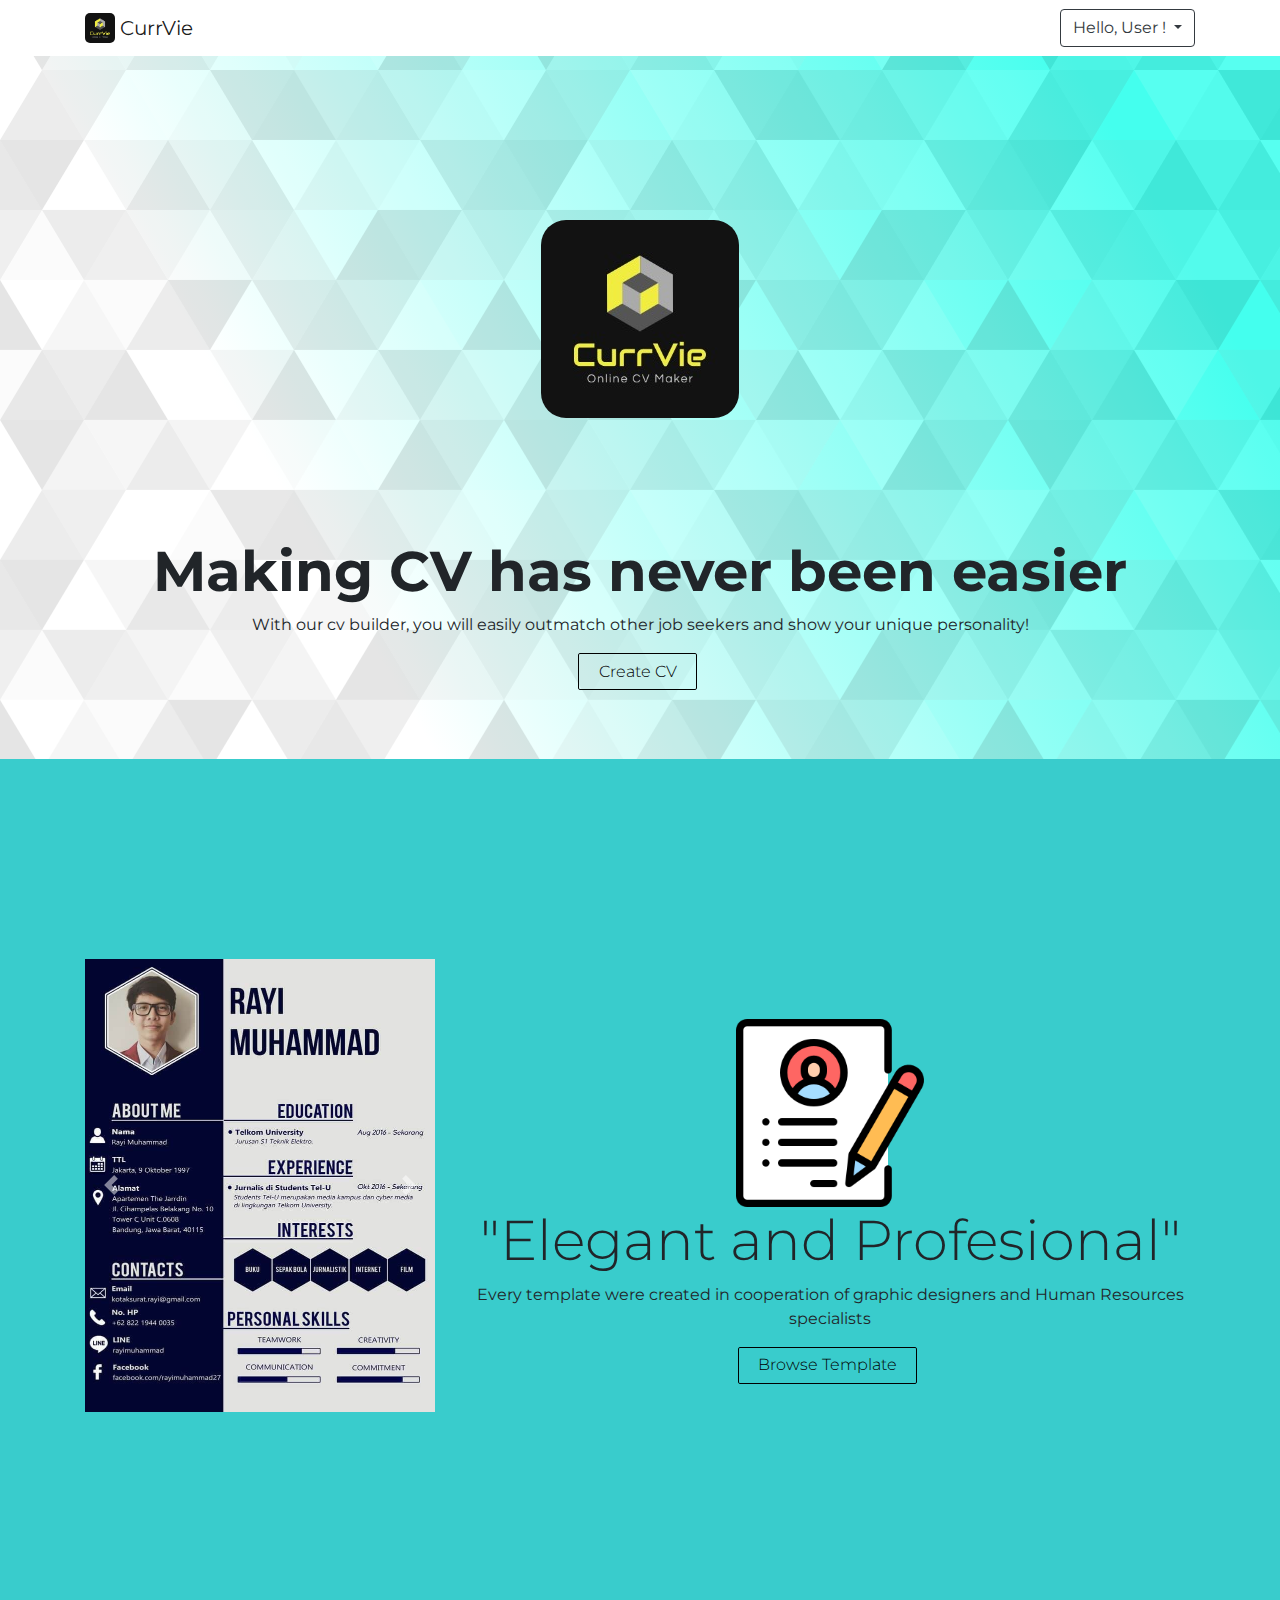
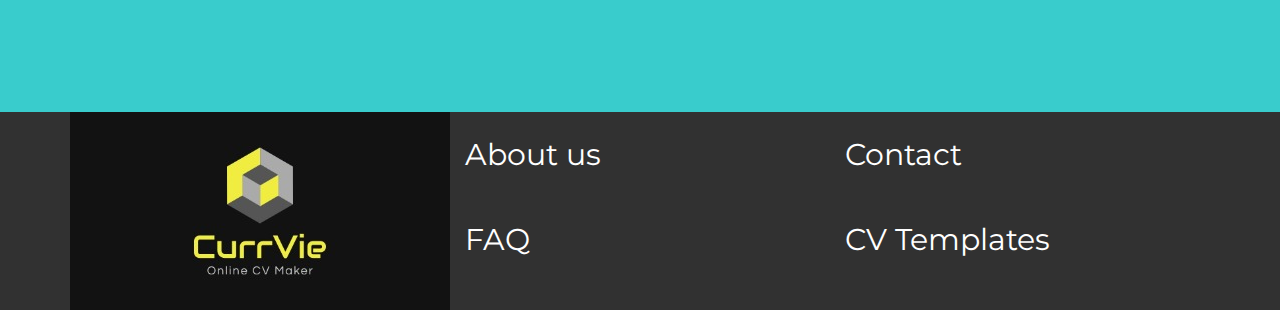
<file: pages-logged/index-logged.html>
<!doctype html>
<html lang="en">
  <head>
    <!-- Required meta tags -->
    <meta charset="utf-8">
    <meta name="viewport" content="width=device-width, initial-scale=1, shrink-to-fit=no">

    <!-- Bootstrap CSS -->
    <link rel="stylesheet" href="https://stackpath.bootstrapcdn.com/bootstrap/4.4.1/css/bootstrap.min.css" integrity="sha384-Vkoo8x4CGsO3+Hhxv8T/Q5PaXtkKtu6ug5TOeNV6gBiFeWPGFN9MuhOf23Q9Ifjh" crossorigin="anonymous">
    <link rel="stylesheet" href="/css/style.css">
    <link rel="stylesheet" href="/css/owl.carousel.min.css">
    <link rel="stylesheet" href="/css/owl.theme.default.min.css">


    <title>Homepage</title>
  </head>
  <body>
    
    <nav class="navbar sticky-top navbar-expand-lg navbar-light bg-white" >
        <div class="container">
            <a class="navbar-brand" href="#">
                <img src="/img/LOGO_IMK.jpeg" width="30" height="30" class="d-inline-block align-top round" alt="" loading="lazy">
                CurrVie
              </a>
        <div class="d-flex justify-content-end">
            <!-- <a href="#" class="navigato sign-in text-decoration-none">Sign in</a> -->
            <!-- <button type="button" class="btn btn-primary" data-toggle="modal" data-target=".bd-example-modal-xl">Login</button> -->
            <div class="btn-group">
                <button type="button" class="btn btn-outline-dark dropdown-toggle" data-toggle="dropdown" aria-haspopup="true" aria-expanded="false">
                  Hello, User !
                </button>
                <div class="dropdown-menu dropdown-menu-right">
                  <a href="account.html" class="dropdown-item">Account</a>
                  <a href="/index.html" class="dropdown-item">Log out</a>
                </div>
              </div>
        </div>
        
        </div>
    </nav>

    

    <div class="jumbotron jumbotron-fluid landing-page">
        <div class="container justify-content-center">
            <div class="text-center">
                <img src="/img/LOGO_IMK.jpeg" class="img-fluid logs" alt="">
            </div>
            <h3 class="display-4 text-center font-weight-bold">
                Making CV has never been easier
            </h3>
            <p class="text-center">With our cv builder, you will easily outmatch other job seekers and show your unique personality!</p>
            <div class="text-center">
                <a href="cv-builder-logged.html" class="button1">Create CV</a>
            </div>
        </div>
    </div>
    <div class="container section-2">
        <div class="row justify-content-center">
            <div class="col-md-4 text-center">
                <div id="carouselExampleControls" class="carousel slide" data-ride="carousel">
                    <div class="carousel-inner">
                      <div class="carousel-item active">
                        <img src="/img/cv-1.jpeg" class="d-block w-100" alt="...">
                      </div>
                      <div class="carousel-item">
                        <img src="/img/cv-2.jpeg" class="d-block w-100" alt="...">
                      </div>
                      <div class="carousel-item">
                        <img src="/img/cv-3.jpeg" class="d-block w-100" alt="...">
                      </div>
                    </div>
                    <a class="carousel-control-prev" href="#carouselExampleControls" role="button" data-slide="prev">
                      <span class="carousel-control-prev-icon" aria-hidden="true"></span>
                      <span class="sr-only">Previous</span>
                    </a>
                    <a class="carousel-control-next" href="#carouselExampleControls" role="button" data-slide="next">
                      <span class="carousel-control-next-icon" aria-hidden="true"></span>
                      <span class="sr-only">Next</span>
                    </a>
                  </div>
            </div>
            <div class="col-md-8 text-center">
                <img src="/img/vector-1.png" class="vector" alt="">
                <h3 class="display-4">"Elegant and Profesional"</h3>
                <p>Every template were created in cooperation of graphic designers and Human Resources specialists</p>
                <div class="text-center">
                    <a href="cv-templates-logged.html" class="button1">Browse Template</a>
                </div>
            </div>
        </div>
    </div>

    <!-- Header -->
    <div class="section-3">
        <div class="container">
            <div class="row justify-content-center">
                <div class="col-md-4 text-center logo-bot">
                    <img src="/img/LOGO_IMK.jpeg" class="img-fluid" alt="">
                </div>
                <div class="col-md-8">
                    <div class="row justify-content-center">
                        <div class="col-md-6 col-head">
                            <a href="about-logged.html" class="header-nav text-decoration-none">About us</a>
                        </div>
                        <div class="col-md-6 col-head">
                            <a href="about-logged.html" class="header-nav text-decoration-none">Contact</a>
                        </div>
                        <div class="col-md-6 col-head">
                            <a href="about-logged.html" class="header-nav text-decoration-none">FAQ</a>
                        </div>
                        <div class="col-md-6 col-head">
                            <a href="cv-templates-logged.html" class="header-nav text-decoration-none">CV Templates</a>
                        </div>
                    </div>
                </div>
            </div>
        </div>
    </div>


    <script src="https://code.jquery.com/jquery-3.4.1.slim.min.js" integrity="sha384-J6qa4849blE2+poT4WnyKhv5vZF5SrPo0iEjwBvKU7imGFAV0wwj1yYfoRSJoZ+n" crossorigin="anonymous"></script>
    <script src="https://cdn.jsdelivr.net/npm/popper.js@1.16.0/dist/umd/popper.min.js" integrity="sha384-Q6E9RHvbIyZFJoft+2mJbHaEWldlvI9IOYy5n3zV9zzTtmI3UksdQRVvoxMfooAo" crossorigin="anonymous"></script>
    <script src="https://stackpath.bootstrapcdn.com/bootstrap/4.4.1/js/bootstrap.min.js" integrity="sha384-wfSDF2E50Y2D1uUdj0O3uMBJnjuUD4Ih7YwaYd1iqfktj0Uod8GCExl3Og8ifwB6" crossorigin="anonymous"></script>
    
</body>
</html>
</file>
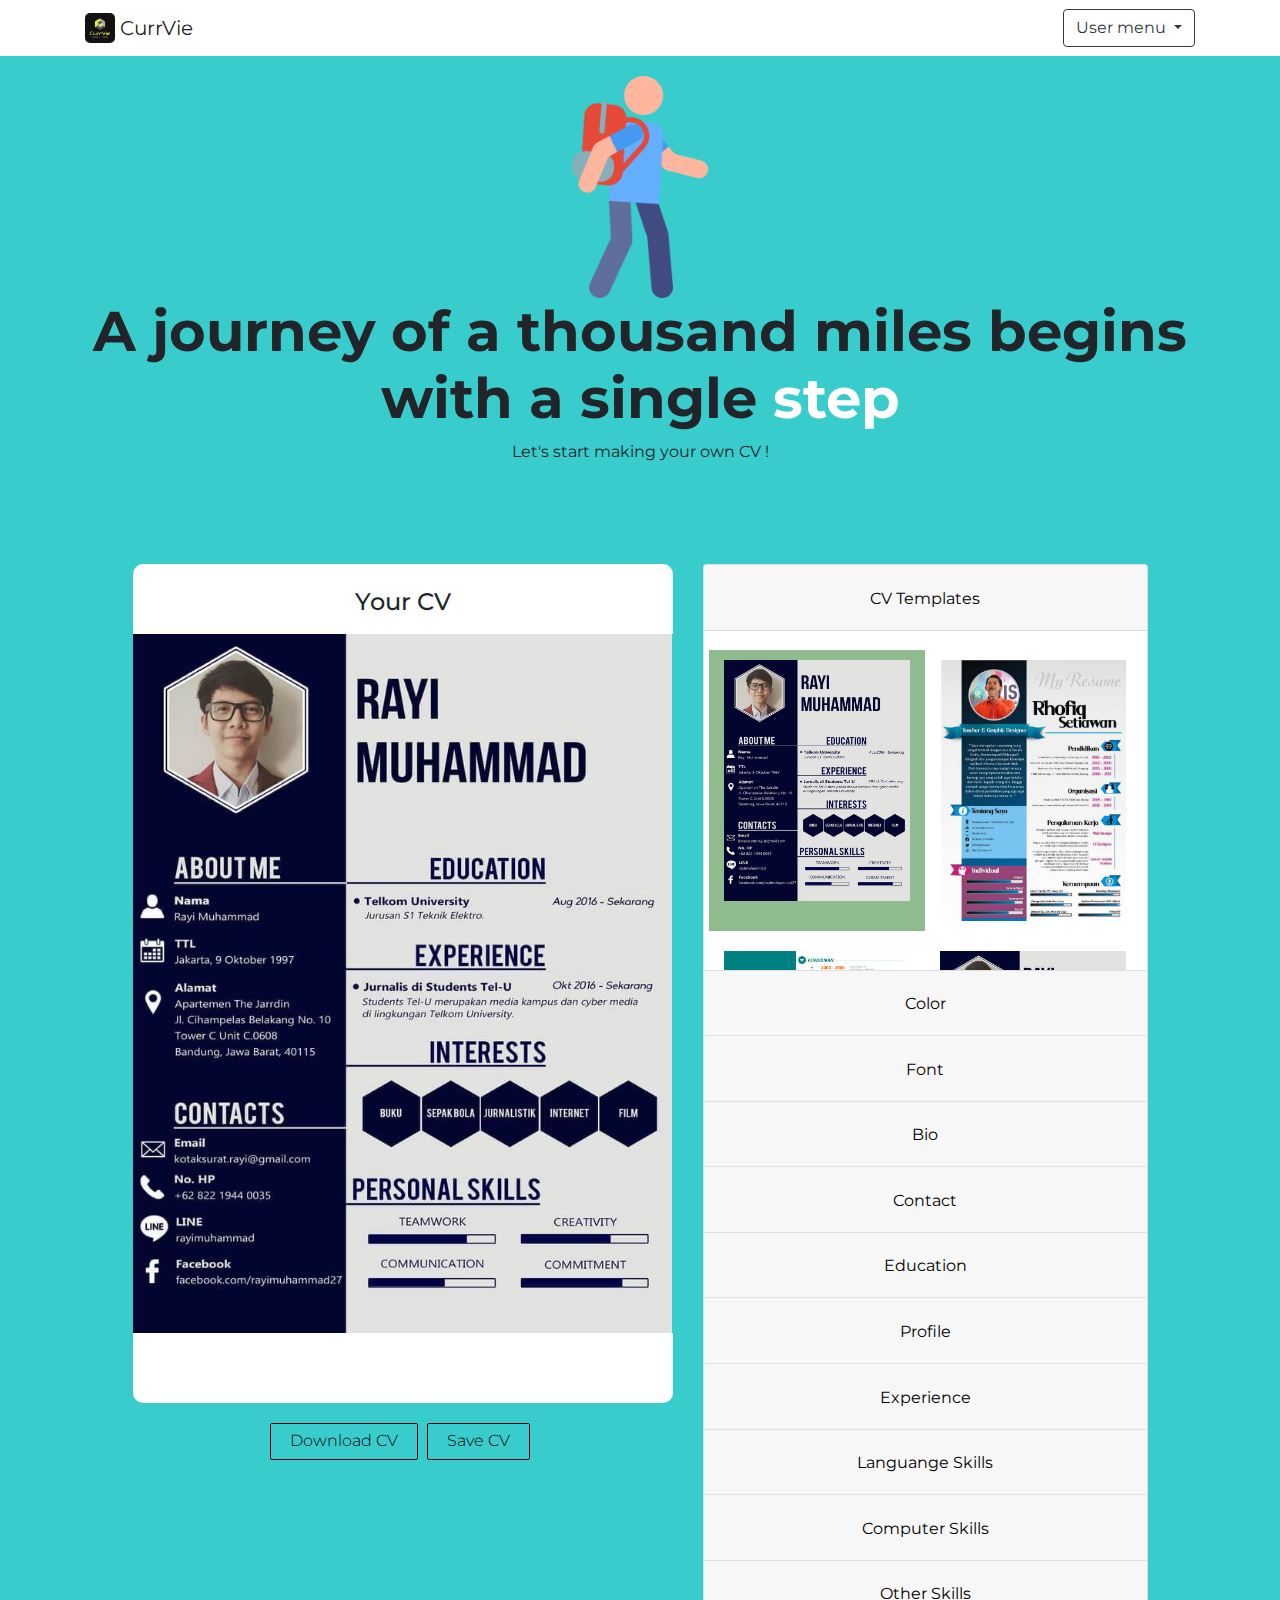
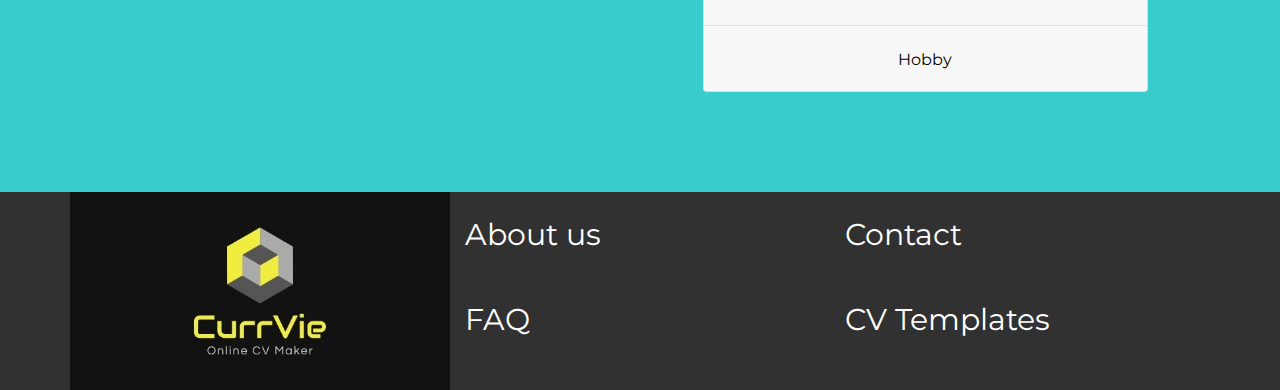
<file: pages/cv-builder.html>
<!doctype html>
<html lang="en">
  <head>
    <!-- Required meta tags -->
    <meta charset="utf-8">
    <meta name="viewport" content="width=device-width, initial-scale=1, shrink-to-fit=no">

    <link rel="stylesheet" href="https://stackpath.bootstrapcdn.com/bootstrap/4.4.1/css/bootstrap.min.css" integrity="sha384-Vkoo8x4CGsO3+Hhxv8T/Q5PaXtkKtu6ug5TOeNV6gBiFeWPGFN9MuhOf23Q9Ifjh" crossorigin="anonymous">
    <link rel="stylesheet" href="/css/style.css">
    <link rel="stylesheet" href="/css/cv-builder.css">
    <title>CV Builder</title>
  </head>
  <body>
    <nav class="navbar sticky-top navbar-expand-lg navbar-light bg-white" >
        <div class="container">
            <a class="navbar-brand" href="/index.html">
            <img src="/img/LOGO_IMK.jpeg" width="30" height="30" class="d-inline-block align-top round" alt="" loading="lazy">
              CurrVie
            </a>
            <div class="btn-group">
              <button type="button" class="btn btn-outline-dark dropdown-toggle" data-toggle="dropdown" aria-haspopup="true" aria-expanded="false">
                User menu
              </button>
              <div class="dropdown-menu dropdown-menu-right">
                <button class="dropdown-item" type="button" data-toggle="modal" data-target=".bd-example-lg">Login</button>
                <button class="dropdown-item" type="button" data-toggle="modal" data-target=".bd-lg">Register</button>
              </div>
            </div>
        </div>
    </nav>

    <!-- modal sign in bootstrap -->
    <div class="modal fade bd-example-lg " tabindex="-1" role="dialog" aria-labelledby="myLargeModalLabel" aria-hidden="true">
      <div class="modal-dialog modal-lg modal-dialog-centered ">
        <div class="modal-content">
            <div class="row justify-content-center modal-css">
                <h3 class="display-4 text-center font-weight-bold title-space">Login</h3>
                <div class="col-10">
                    <form>
                        <div class="form-group">
                          <label for="exampleInputEmail1">Email address</label>
                          <input type="email" class="form-control" id="exampleInputEmail1" aria-describedby="emailHelp" placeholder="Enter email">
                          <small id="emailHelp" class="form-text text-muted">We'll never share your email with anyone else.</small>
                        </div>
                        <div class="form-group">
                          <label for="exampleInputPassword1">Password</label>
                          <input type="password" class="form-control" id="exampleInputPassword1" placeholder="Password">
                        </div>
                        <div class="text-center">
                            <a href="/pages-logged/cv-builder-logged.html" type="submit" class="btn btn-outline-info">Submit</a>
                        </div>
                        
                      </form>
                </div>
            </div>
        </div>
      </div>
    </div>


    <!-- modal sign up bootstrap -->
    <div class="modal fade bd-lg " tabindex="-1" role="dialog" aria-labelledby="myLargeModalLabel2" aria-hidden="true">
        <div class="modal-dialog modal-lg modal-dialog-centered ">
          <div class="modal-content">
              <div class="row justify-content-center modal-css">
                  <h3 class="display-4 text-center font-weight-bold title-space sp2">Register</h3> 
                  <div class="col-10">
                    <form>
                        <div class="form-row">
                          <div class="form-group col-md-6">
                            <label for="inputEmail4">Email</label>
                            <input type="email" class="form-control" id="inputEmail4" placeholder="Email">
                          </div>
                          <div class="form-group col-md-6">
                            <label for="inputPassword4">Password</label>
                            <input type="password" class="form-control" id="inputPassword4" placeholder="Password">
                          </div>
                        </div>
                        <div class="form-group">
                          <label for="inputAddress">Address</label>
                          <input type="text" class="form-control" id="inputAddress" placeholder="1234 Main St">
                        </div>
                        <div class="form-group">
                          <label for="inputAddress2">Address 2</label>
                          <input type="text" class="form-control" id="inputAddress2" placeholder="Apartment, studio, or floor">
                        </div>
                        
                        <div class="text-center">
                          <a href="/pages-logged/cv-builder-logged.html" type="submit" class="btn btn-outline-info">Submit</a>
                      </div>
                      </form>
                  </div>
              </div>
          </div>
        </div>
      </div>


    <!-- header -->
    <div class="container header-builder justify-content-center">
        <div class="text-center">
            <img src="/img/vector-2.png" class="vector-2" alt="">
        </div>
        
        <h3 class="display-4 text-center font-weight-bold">A journey of a thousand miles begins with a single <span class="span">step</span></h3>
        <p class="text-center">Let's start making your own CV !</p>
    </div>

    <!-- Content -->
    <div class="container spacing">
        <div class="row justify-content-center">
            <div class="col-md-6 text-center">
                <div class="judul-build">
                    <br>
                    <h4>Your CV</h4>
                </div>
                <img src="/img/cv-1.jpeg" class="img-fluid" alt="">
                <div class="bottom-build">
                </div>
                <div class="text-center button-builder">
                    <a href="#" class="button1">Download CV</a>
                    <a href="#" class="button1">Save CV</a>
                </div>
            </div>
            <div class="col-md-5 text-center">

                <!-- Accordion -->
                <div class="accordion" id="accordionExample">
                    <div class="card">
                      <div class="card-header" id="headingOne">
                        <h2 class="mb-0">
                          <button class="btn btn-link btn-clr text-decoration-none" type="button" data-toggle="collapse" data-target="#collapseOne" aria-expanded="true" aria-controls="collapseOne">
                            CV Templates
                          </button>
                        </h2>
                      </div>
                      
                      <!-- First Box -->
                      <div id="collapseOne" class="collapse show" aria-labelledby="headingOne" data-parent="#accordionExample">
                        <div class="card-body pilih-cv">
                          <div class="row justify-content-center">
                              <div class="col-md-6 img-style active">
                                  <img src="/img/cv-1.jpeg" class="img-fluid x" alt="">
                              </div>
                              <div class="col-md-6 img-style">
                                  <img src="/img/cv-2.jpeg" class="img-fluid x" alt="">
                              </div>
                              <div class="col-md-6 img-style">
                                  <img src="/img/cv-3.jpeg" class="img-fluid x" alt="">
                              </div>
                              <div class="col-md-6 img-style">
                                <img src="/img/cv-4.jpeg" class="img-fluid x" alt="">
                              </div>
                              <div class="col-md-6 img-style">
                                <img src="/img/cv-5.jpg" class="img-fluid x" alt="">
                              </div>
                              <div class="col-md-6 img-style">
                                <img src="/img/cv-6.jpg" class="img-fluid x" alt="">
                              </div>
                          </div>
                        </div>
                      </div>
                    </div>

                    <div class="card">
                      <div class="card-header" id="headingTwo">
                        <h2 class="mb-0">
                          <button class="btn btn-link btn-clr collapsed text-decoration-none" type="button" data-toggle="collapse" data-target="#collapseTwo" aria-expanded="false" aria-controls="collapseTwo">
                            Color
                          </button>
                        </h2>
                      </div>

                      <!-- Second Box -->
                      <div id="collapseTwo" class="collapse" aria-labelledby="headingTwo" data-parent="#accordionExample">
                        <div class="card-body">
                          <form>
                            <div class="form-group">
                              
                              <input type="range" class="form-control-range" id="formControlRange">
                            </div>
                          </form>
                          

                        </div>
                      </div>
                    </div>

                    <div class="card">
                      <div class="card-header" id="headingThree">
                        <h2 class="mb-0">
                          <button class="btn btn-link btn-clr collapsed text-decoration-none" type="button" data-toggle="collapse" data-target="#collapseThree" aria-expanded="false" aria-controls="collapseThree">
                            Font
                          </button>
                        </h2>
                      </div>
                      <div id="collapseThree" class="collapse" aria-labelledby="headingThree" data-parent="#accordionExample">
                        <div class="card-body">
                            <form>
                              <div class="form-group">
                                <select class="form-control" id="exampleFormControlSelect1">
                                  <option>Arial</option>
                                  <option>Times New Roman</option>
                                  <option>Roboto</option>
                                  <option>Open Sans</option>
                                  <option>Montserrat</option>
                                </select>
                              </div>
                            </form>
                        </div>
                      </div>
                    </div>

                    <div class="card">
                      <div class="card-header" id="headingThree">
                        <h2 class="mb-0">
                          <button class="btn btn-link btn-clr collapsed text-decoration-none" type="button" data-toggle="collapse" data-target="#collapseFour" aria-expanded="false" aria-controls="collapseFour">
                            Bio
                          </button>
                        </h2>
                      </div>
                      <div id="collapseFour" class="collapse" aria-labelledby="headingFour" data-parent="#accordionExample">
                        <div class="card-body">
                          <form>
                            <div class="form-group">
                              
                              <textarea class="form-control" id="exampleFormControlTextarea1" rows="3"></textarea>
                            </div>
                          </form>
                        </div>
                      </div>
                    </div>

                    <div class="card">
                      <div class="card-header" id="headingThree">
                        <h2 class="mb-0">
                          <button class="btn btn-link btn-clr collapsed text-decoration-none" type="button" data-toggle="collapse" data-target="#collapseFive" aria-expanded="false" aria-controls="collapseFive">
                            Contact
                          </button>
                        </h2>
                      </div>
                      <div id="collapseFive" class="collapse" aria-labelledby="headingFive" data-parent="#accordionExample">
                        <div class="card-body">
                          <form>
                            <div class="form-group">
                              
                              <textarea class="form-control" id="exampleFormControlTextarea1" rows="3"></textarea>
                            </div>
                          </form>
                        </div>
                      </div>
                    </div>

                    <div class="card">
                      <div class="card-header" id="headingThree">
                        <h2 class="mb-0">
                          <button class="btn btn-link btn-clr collapsed text-decoration-none" type="button" data-toggle="collapse" data-target="#collapseSix" aria-expanded="false" aria-controls="collapseSix">
                            Education
                          </button>
                        </h2>
                      </div>
                      <div id="collapseSix" class="collapse" aria-labelledby="headingSix" data-parent="#accordionExample">
                        <div class="card-body">
                          <form>
                            <div class="form-group">
                              
                              <textarea class="form-control" id="exampleFormControlTextarea1" rows="3"></textarea>
                            </div>
                          </form>
                        </div>
                      </div>
                    </div>

                    <div class="card">
                      <div class="card-header" id="headingThree">
                        <h2 class="mb-0">
                          <button class="btn btn-link btn-clr collapsed text-decoration-none" type="button" data-toggle="collapse" data-target="#collapseSeven" aria-expanded="false" aria-controls="collapseSeven">
                            Profile
                          </button>
                        </h2>
                      </div>
                      <div id="collapseSeven" class="collapse" aria-labelledby="headingSeven" data-parent="#accordionExample">
                        <div class="card-body">
                          <form>
                            <div class="form-group">
                              
                              <textarea class="form-control" id="exampleFormControlTextarea1" rows="3"></textarea>
                            </div>
                          </form>
                        </div>
                      </div>
                    </div>

                    <div class="card">
                      <div class="card-header" id="headingThree ">
                        <h2 class="mb-0">
                          <button class="btn btn-link btn-clr collapsed text-decoration-none" type="button" data-toggle="collapse" data-target="#collapseEight" aria-expanded="false" aria-controls="collapseEight">
                            Experience
                          </button>
                        </h2>
                      </div>
                      <div id="collapseEight" class="collapse" aria-labelledby="headingEight" data-parent="#accordionExample">
                        <div class="card-body">
                          <form>
                            <div class="form-group">
                              
                              <textarea class="form-control" id="exampleFormControlTextarea1" rows="3"></textarea>
                            </div>
                          </form>
                        </div>
                      </div>
                    </div>

                    <div class="card">
                      <div class="card-header" id="headingThree">
                        <h2 class="mb-0">
                          <button class="btn btn-link btn-clr collapsed text-decoration-none" type="button" data-toggle="collapse" data-target="#collapseNine" aria-expanded="false" aria-controls="collapseNine">
                            Languange Skills
                          </button>
                        </h2>
                      </div>
                      <div id="collapseNine" class="collapse" aria-labelledby="headingNine" data-parent="#accordionExample">
                        <div class="card-body">
                          <form>
                            <div class="form-group">
                              
                              <textarea class="form-control" id="exampleFormControlTextarea1" rows="3"></textarea>
                            </div>
                          </form>
                        </div>
                      </div>
                    </div>

                    <div class="card">
                      <div class="card-header" id="headingThree">
                        <h2 class="mb-0">
                          <button class="btn btn-link btn-clr collapsed text-decoration-none" type="button" data-toggle="collapse" data-target="#collapseTen" aria-expanded="false" aria-controls="collapseTen">
                            Computer Skills
                          </button>
                        </h2>
                      </div>
                      <div id="collapseTen" class="collapse" aria-labelledby="headingTen" data-parent="#accordionExample">
                        <div class="card-body">
                          <form>
                            <div class="form-group">
                              
                              <textarea class="form-control" id="exampleFormControlTextarea1" rows="3"></textarea>
                            </div>
                          </form>
                        </div>
                      </div>
                    </div>

                    <div class="card">
                      <div class="card-header" id="headingThree">
                        <h2 class="mb-0">
                          <button class="btn btn-link btn-clr collapsed text-decoration-none" type="button" data-toggle="collapse" data-target="#collapseEleven" aria-expanded="false" aria-controls="collapseEleven">
                            Other Skills
                          </button>
                        </h2>
                      </div>
                      <div id="collapseEleven" class="collapse" aria-labelledby="headingEleven" data-parent="#accordionExample">
                        <div class="card-body">
                          <form>
                            <div class="form-group">
                              
                              <textarea class="form-control" id="exampleFormControlTextarea1" rows="3"></textarea>
                            </div>
                          </form>
                        </div>
                      </div>
                    </div>

                    <div class="card">
                      <div class="card-header" id="headingThree">
                        <h2 class="mb-0">
                          <button class="btn btn-link btn-clr collapsed text-decoration-none" type="button" data-toggle="collapse" data-target="#collapseTwelve" aria-expanded="false" aria-controls="collapseTwelve">
                            Hobby
                          </button>
                        </h2>
                      </div>
                      <div id="collapseTwelve" class="collapse" aria-labelledby="headingTwelve" data-parent="#accordionExample">
                        <div class="card-body">
                          <form>
                            <div class="form-group">
                              
                              <textarea class="form-control" id="exampleFormControlTextarea1" rows="3"></textarea>
                            </div>
                          </form>                        
                        </div>
                      </div>
                    </div>

                </div>
                <!-- Accordion end -->
                
            </div>
        </div>
    </div>
    <!-- header -->
    <div class="section-3">
      <div class="container">
          <div class="row justify-content-center">
              <div class="col-md-4 text-center logo-bot">
                <img src="/img/LOGO_IMK.jpeg" class="img-fluid" alt="">
              </div>
              <div class="col-md-8">
                  <div class="row justify-content-center">
                      <div class="col-md-6 col-head">
                          <a href="/pages/about.html" class="header-nav text-decoration-none">About us</a>
                      </div>
                      <div class="col-md-6 col-head">
                          <a href="/pages/about.html" class="header-nav text-decoration-none">Contact</a>
                      </div>
                      <div class="col-md-6 col-head">
                          <a href="/pages/about.html" class="header-nav text-decoration-none">FAQ</a>
                      </div>
                      <div class="col-md-6 col-head">
                          <a href="/pages/cv-templates.html" class="header-nav text-decoration-none">CV Templates</a>
                      </div>
                  </div>
              </div>
          </div>
      </div>
  </div>

    <script src="https://code.jquery.com/jquery-3.4.1.slim.min.js" integrity="sha384-J6qa4849blE2+poT4WnyKhv5vZF5SrPo0iEjwBvKU7imGFAV0wwj1yYfoRSJoZ+n" crossorigin="anonymous"></script>
    <script src="https://cdn.jsdelivr.net/npm/popper.js@1.16.0/dist/umd/popper.min.js" integrity="sha384-Q6E9RHvbIyZFJoft+2mJbHaEWldlvI9IOYy5n3zV9zzTtmI3UksdQRVvoxMfooAo" crossorigin="anonymous"></script>
    <script src="https://stackpath.bootstrapcdn.com/bootstrap/4.4.1/js/bootstrap.min.js" integrity="sha384-wfSDF2E50Y2D1uUdj0O3uMBJnjuUD4Ih7YwaYd1iqfktj0Uod8GCExl3Og8ifwB6" crossorigin="anonymous"></script>
  </body>
</html>
</file>
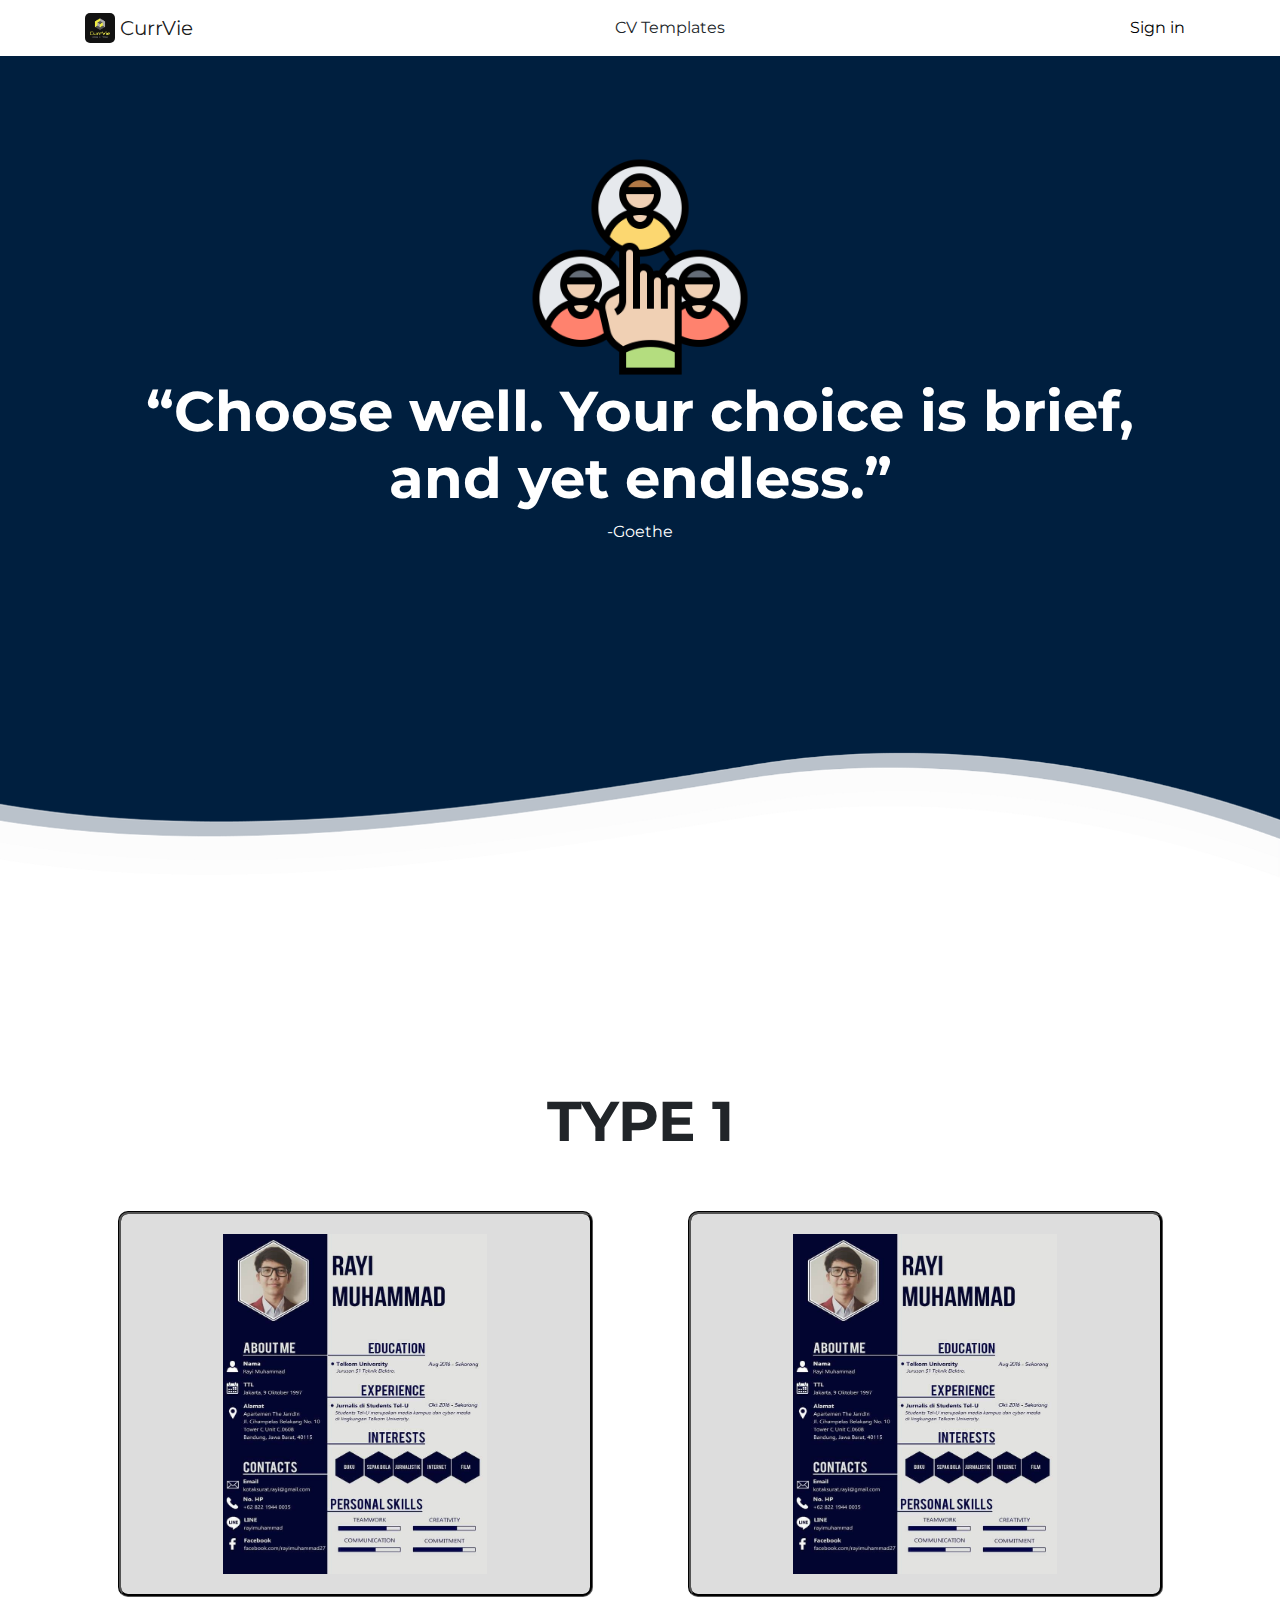
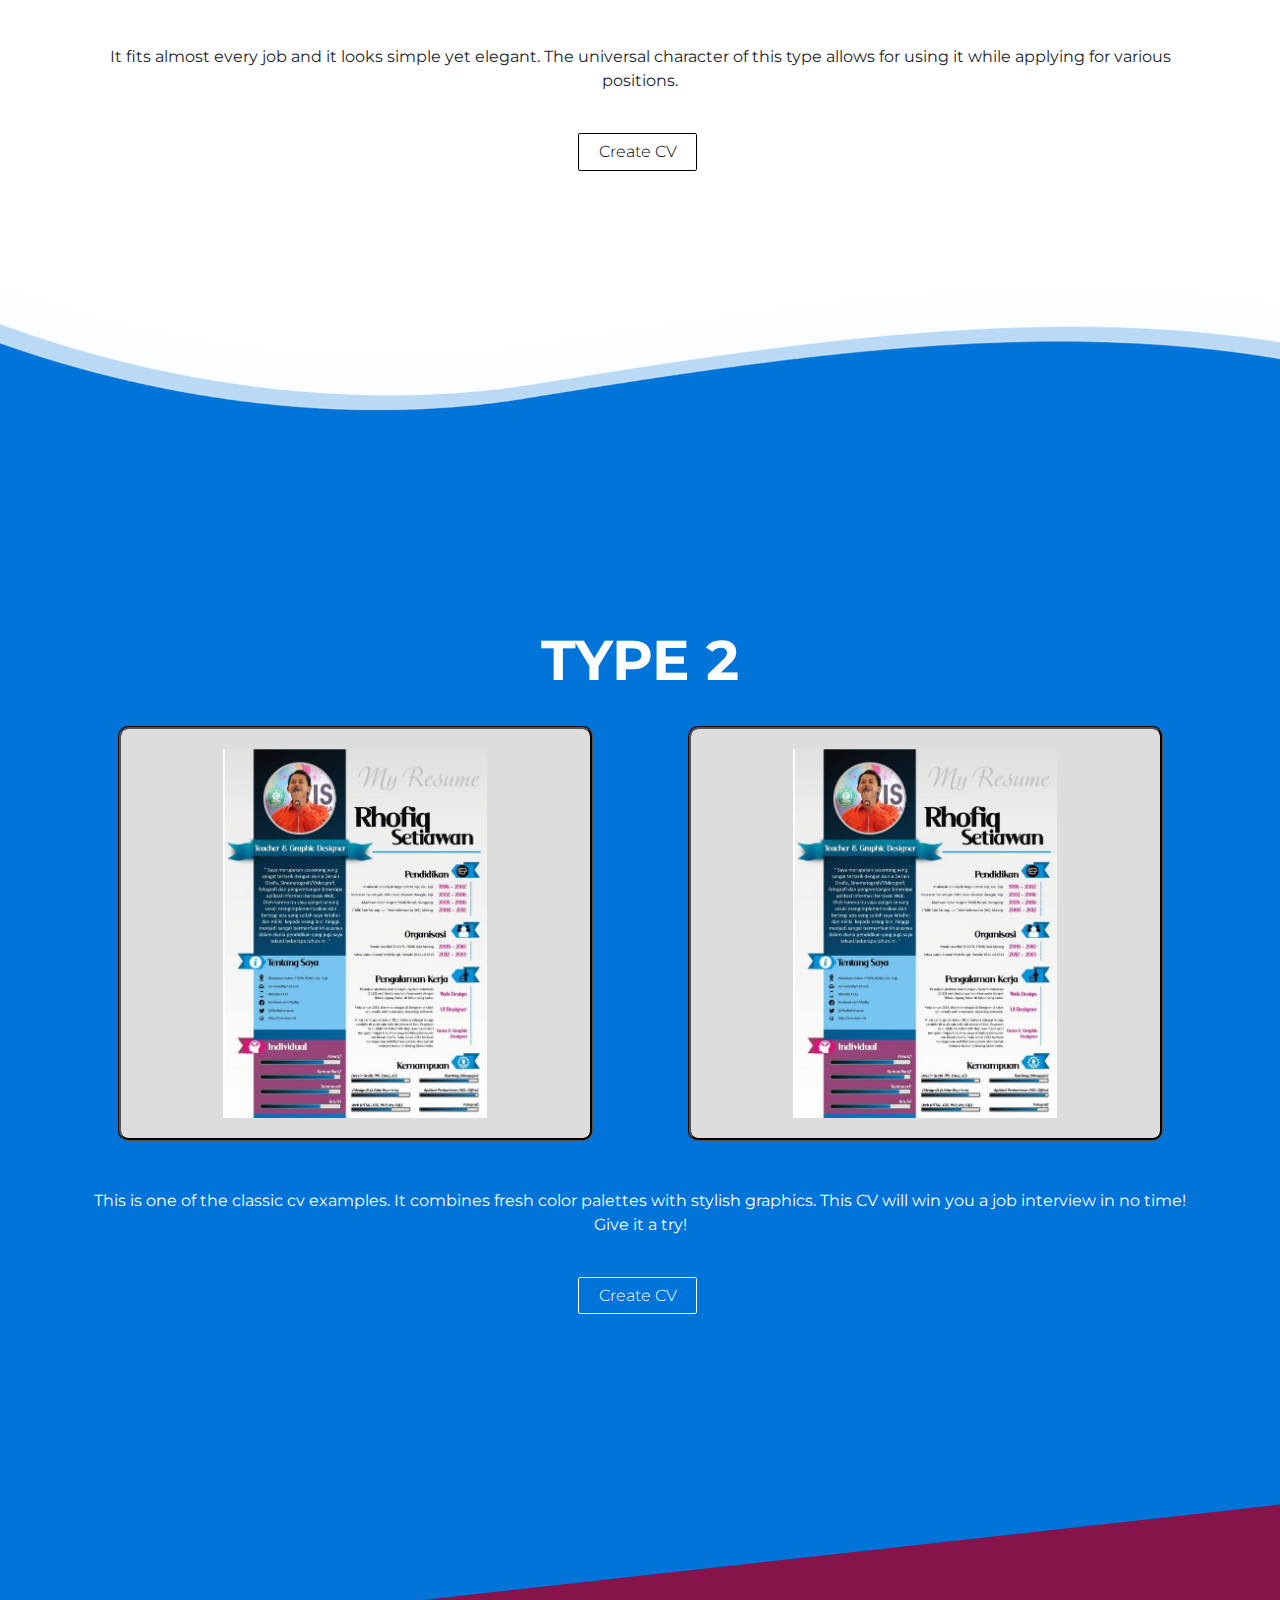
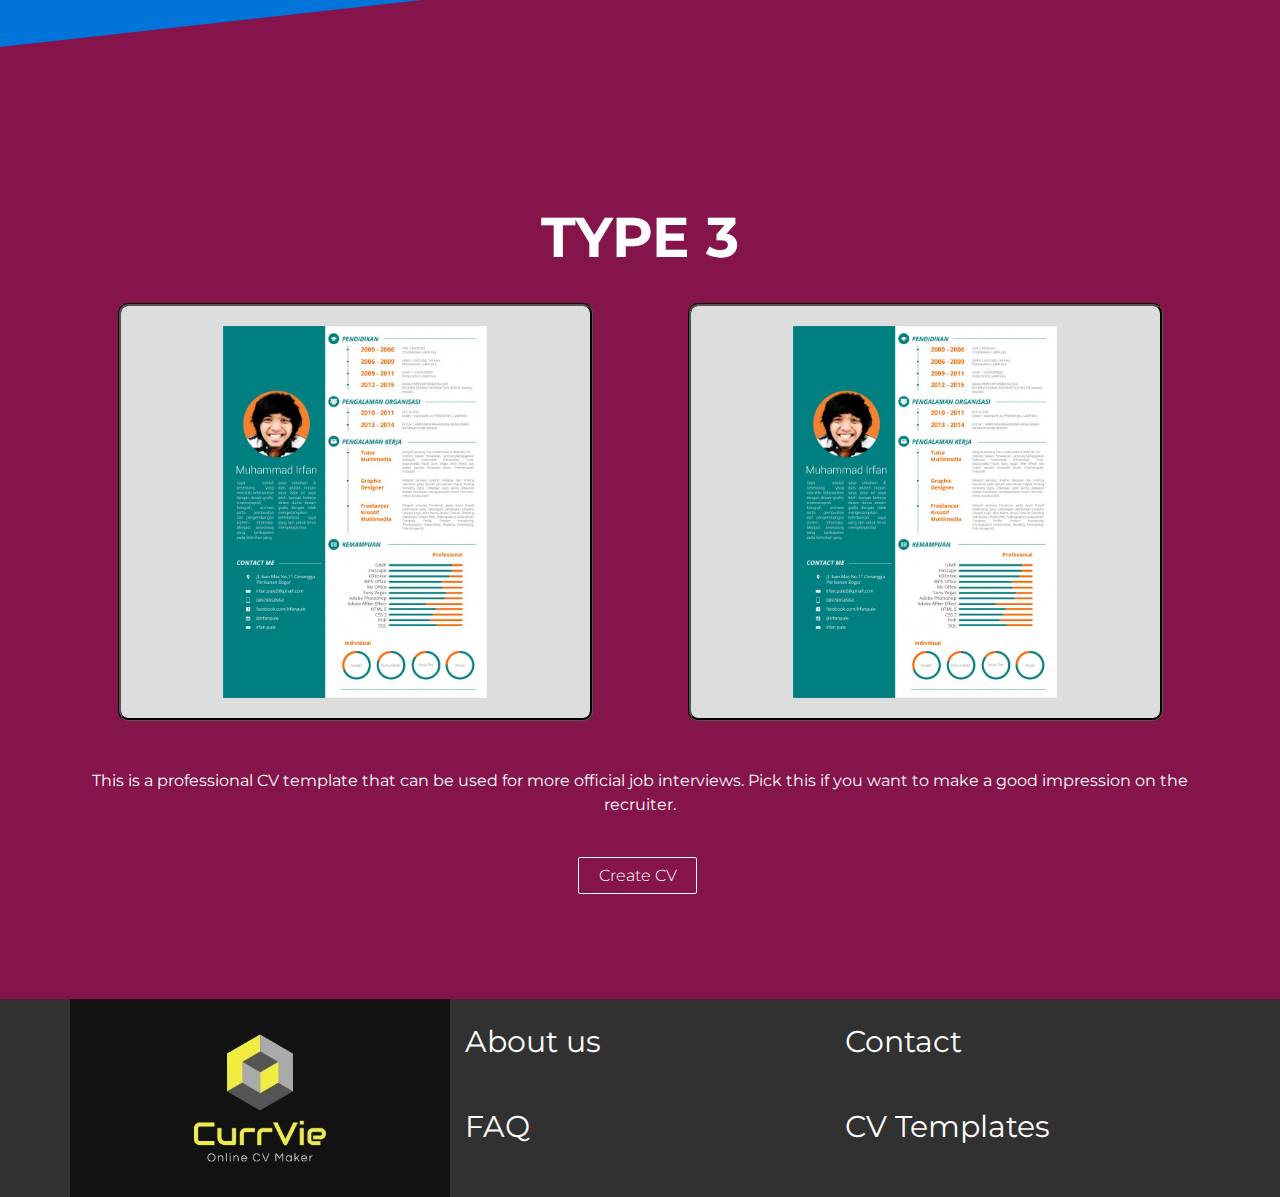
<file: pages/cv-templates.html>
<!doctype html>
<html lang="en">
  <head>
    <!-- Required meta tags -->
    <meta charset="utf-8">
    <meta name="viewport" content="width=device-width, initial-scale=1, shrink-to-fit=no">

    <!-- Bootstrap CSS -->
    <link rel="stylesheet" href="https://stackpath.bootstrapcdn.com/bootstrap/4.4.1/css/bootstrap.min.css" integrity="sha384-Vkoo8x4CGsO3+Hhxv8T/Q5PaXtkKtu6ug5TOeNV6gBiFeWPGFN9MuhOf23Q9Ifjh" crossorigin="anonymous">
    <link rel="stylesheet" href="/css/style.css">
    <link rel="stylesheet" href="/css/cv-templates.css">

    <title>CV Templates</title>
  </head>
  <body>
    <nav class="navbar sticky-top navbar-expand-lg navbar-light bg-white" >
        <div class="container">
            <a class="navbar-brand" href="/index.html">
                <img src="/img/LOGO_IMK.jpeg" width="30" height="30" class="d-inline-block align-top round" alt="" loading="lazy">
                CurrVie
            </a>
            <a>CV Templates</a>
            <div class="d-flex justify-content-end">
                
                <a href="#" class="navigato sign-in text-decoration-none">Sign in</a>
            </div>
        </div>
    </nav>

    <div class="judul">
        <div class="container justify-content-center">
            <div class="text-center">
                <img src="/img/vector-3.png" class="img-fluid vector-3" alt="">
                <h1 class="display-4 font-weight-bold font-colors">“Choose well. Your choice is brief, and yet endless.”</h1>
                <p class="font-colors space">-Goethe</p>
            </div>
        </div>
        <img src="/img/wave-large.png" class="img-fluid" alt="">
    </div>

    <!-- content -->
    <div class="section-2">
        <div class="container">
            <h1 class="display-4 text-center font-weight-bold">TYPE 1</h1>
            <br>
            <br>
            <div class="row justify-content-center">
                <div class="col-5 text-center div-border">
                    <img src="/img/cv-1.jpeg" class="img-fluid size x" alt="">
                </div>
                <div class="col-1"></div>
                <div class="col-5 text-center div-border">
                    <img src="/img/cv-1.jpeg" class="img-fluid size x" alt="">
                </div>
            </div>
            <br>
            <br>
            <p class="text-center">It fits almost every job and it looks simple yet elegant. The universal character of this type allows for using it while applying for various positions.</p>
            <br>
            <div class="text-center">
                <a href="cv-builder.html" class="button1">Create CV</a>
            </div>
        </div>
        <div class="spacing"></div>
    </div>

    <div class="type-2">
        <img src="/img/wave-large-reversed.png" class="img-fluid" alt="">
        <div class="container">
            <div class="spacing"></div>
            <div class="spacing"></div>
            <h1 class="display-4 text-center font-weight-bold font-colors">TYPE 2</h1>
            <br>
            <div class="row justify-content-center font-colors">
                <div class="col-5 text-center div-border">
                    <img src="/img/cv-2.jpeg" class="img-fluid size x" alt="">
                </div>
                <div class="col-1"></div>
                <div class="col-5 text-center div-border">
                    <img src="/img/cv-2.jpeg" class="img-fluid size x" alt="">
                </div>
            </div>
            <br>
            <br>
            <p class="text-center" style="color: white;">This is one of the classic cv examples. It combines fresh color palettes with stylish graphics. This CV will win you a job interview in no time! Give it a try!</p>
            <br>
            <div class="text-center">
                <a href="cv-builder.html" class="button2">Create CV</a>
            </div>
        </div>
        <div class="spacing"></div>
        <img src="/img/wave.svg" class="img-fluid" alt="">
    </div>

    <div class="type-3">
        <div class="container">
            <div class="spacing"></div>
            <h1 class="display-4 text-center font-weight-bold font-colors">TYPE 3</h1>
            <br>
            <div class="row justify-content-center">
                <div class="col-5 text-center div-border">
                    <img src="/img/cv-3.jpeg" class="img-fluid size x" alt="">
                </div>
                <div class="col-1"></div>
                <div class="col-5 text-center div-border">
                    <img src="/img/cv-3.jpeg" class="img-fluid size x" alt="">
                </div>
            </div>
            <br>
            <br>
            <p class="text-center font-colors">This is a professional CV template that can be used for more official job interviews. Pick this if you want to make a good impression on the recruiter.</p>
            <br>
            <div class="text-center">
                <a href="cv-builder.html" class="button2">Create CV</a>
            </div>
            <div class="spacing"></div>
        </div>
    </div>
    
    <!-- header -->
    <div class="section-3">
        <div class="container">
            <div class="row justify-content-center">
                <div class="col-md-4 text-center logo-bot">
                    <img src="/img/LOGO_IMK.jpeg" class="img-fluid" alt="">
                </div>
                <div class="col-md-8">
                    <div class="row justify-content-center">
                        <div class="col-md-6 col-head">
                            <a href="/pages/about.html" class="header-nav text-decoration-none">About us</a>
                        </div>
                        <div class="col-md-6 col-head">
                            <a href="#" class="header-nav text-decoration-none">Contact</a>
                        </div>
                        <div class="col-md-6 col-head">
                            <a href="#" class="header-nav text-decoration-none">FAQ</a>
                        </div>
                        <div class="col-md-6 col-head">
                            <a href="/pages/cv-templates.html" class="header-nav text-decoration-none">CV Templates</a>
                        </div>
                    </div>
                </div>
            </div>
        </div>
    </div>

    <!-- Optional JavaScript -->
    <!-- jQuery first, then Popper.js, then Bootstrap JS -->
    <script src="https://code.jquery.com/jquery-3.4.1.slim.min.js" integrity="sha384-J6qa4849blE2+poT4WnyKhv5vZF5SrPo0iEjwBvKU7imGFAV0wwj1yYfoRSJoZ+n" crossorigin="anonymous"></script>
    <script src="https://cdn.jsdelivr.net/npm/popper.js@1.16.0/dist/umd/popper.min.js" integrity="sha384-Q6E9RHvbIyZFJoft+2mJbHaEWldlvI9IOYy5n3zV9zzTtmI3UksdQRVvoxMfooAo" crossorigin="anonymous"></script>
    <script src="https://stackpath.bootstrapcdn.com/bootstrap/4.4.1/js/bootstrap.min.js" integrity="sha384-wfSDF2E50Y2D1uUdj0O3uMBJnjuUD4Ih7YwaYd1iqfktj0Uod8GCExl3Og8ifwB6" crossorigin="anonymous"></script>
  </body>
</html>
</file>
<file: css/style.css>
@import url('https://fonts.googleapis.com/css2?family=Inter&display=swap');
@import url('https://fonts.googleapis.com/css2?family=Montserrat:wght@500&display=swap');

body,html{
    font-family: 'Montserrat', sans-serif;
    background-color: #39CCCC;
}
.navigato{
    color: #000;
}
.navigato:hover{
    color: #000;
}
.sign-in{
    margin-right: 10px;
}
.logo-margin{
    margin-top: 10vw;
    margin-bottom: 10vw;
}
.landing-page{
    background-color: #ffffff;
    background-image: url("data:image/svg+xml,%3Csvg xmlns='http://www.w3.org/2000/svg' width='100%25'%3E%3Cdefs%3E%3ClinearGradient id='a' gradientUnits='userSpaceOnUse' x1='0' x2='0' y1='0' y2='100%25' gradientTransform='rotate(240)'%3E%3Cstop offset='0' stop-color='%23ffffff'/%3E%3Cstop offset='1' stop-color='%234FE'/%3E%3C/linearGradient%3E%3Cpattern patternUnits='userSpaceOnUse' id='b' width='504' height='420' x='0' y='0' viewBox='0 0 1080 900'%3E%3Cg fill-opacity='0.1'%3E%3Cpolygon fill='%23444' points='90 150 0 300 180 300'/%3E%3Cpolygon points='90 150 180 0 0 0'/%3E%3Cpolygon fill='%23AAA' points='270 150 360 0 180 0'/%3E%3Cpolygon fill='%23DDD' points='450 150 360 300 540 300'/%3E%3Cpolygon fill='%23999' points='450 150 540 0 360 0'/%3E%3Cpolygon points='630 150 540 300 720 300'/%3E%3Cpolygon fill='%23DDD' points='630 150 720 0 540 0'/%3E%3Cpolygon fill='%23444' points='810 150 720 300 900 300'/%3E%3Cpolygon fill='%23FFF' points='810 150 900 0 720 0'/%3E%3Cpolygon fill='%23DDD' points='990 150 900 300 1080 300'/%3E%3Cpolygon fill='%23444' points='990 150 1080 0 900 0'/%3E%3Cpolygon fill='%23DDD' points='90 450 0 600 180 600'/%3E%3Cpolygon points='90 450 180 300 0 300'/%3E%3Cpolygon fill='%23666' points='270 450 180 600 360 600'/%3E%3Cpolygon fill='%23AAA' points='270 450 360 300 180 300'/%3E%3Cpolygon fill='%23DDD' points='450 450 360 600 540 600'/%3E%3Cpolygon fill='%23999' points='450 450 540 300 360 300'/%3E%3Cpolygon fill='%23999' points='630 450 540 600 720 600'/%3E%3Cpolygon fill='%23FFF' points='630 450 720 300 540 300'/%3E%3Cpolygon points='810 450 720 600 900 600'/%3E%3Cpolygon fill='%23DDD' points='810 450 900 300 720 300'/%3E%3Cpolygon fill='%23AAA' points='990 450 900 600 1080 600'/%3E%3Cpolygon fill='%23444' points='990 450 1080 300 900 300'/%3E%3Cpolygon fill='%23222' points='90 750 0 900 180 900'/%3E%3Cpolygon points='270 750 180 900 360 900'/%3E%3Cpolygon fill='%23DDD' points='270 750 360 600 180 600'/%3E%3Cpolygon points='450 750 540 600 360 600'/%3E%3Cpolygon points='630 750 540 900 720 900'/%3E%3Cpolygon fill='%23444' points='630 750 720 600 540 600'/%3E%3Cpolygon fill='%23AAA' points='810 750 720 900 900 900'/%3E%3Cpolygon fill='%23666' points='810 750 900 600 720 600'/%3E%3Cpolygon fill='%23999' points='990 750 900 900 1080 900'/%3E%3Cpolygon fill='%23999' points='180 0 90 150 270 150'/%3E%3Cpolygon fill='%23444' points='360 0 270 150 450 150'/%3E%3Cpolygon fill='%23FFF' points='540 0 450 150 630 150'/%3E%3Cpolygon points='900 0 810 150 990 150'/%3E%3Cpolygon fill='%23222' points='0 300 -90 450 90 450'/%3E%3Cpolygon fill='%23FFF' points='0 300 90 150 -90 150'/%3E%3Cpolygon fill='%23FFF' points='180 300 90 450 270 450'/%3E%3Cpolygon fill='%23666' points='180 300 270 150 90 150'/%3E%3Cpolygon fill='%23222' points='360 300 270 450 450 450'/%3E%3Cpolygon fill='%23FFF' points='360 300 450 150 270 150'/%3E%3Cpolygon fill='%23444' points='540 300 450 450 630 450'/%3E%3Cpolygon fill='%23222' points='540 300 630 150 450 150'/%3E%3Cpolygon fill='%23AAA' points='720 300 630 450 810 450'/%3E%3Cpolygon fill='%23666' points='720 300 810 150 630 150'/%3E%3Cpolygon fill='%23FFF' points='900 300 810 450 990 450'/%3E%3Cpolygon fill='%23999' points='900 300 990 150 810 150'/%3E%3Cpolygon points='0 600 -90 750 90 750'/%3E%3Cpolygon fill='%23666' points='0 600 90 450 -90 450'/%3E%3Cpolygon fill='%23AAA' points='180 600 90 750 270 750'/%3E%3Cpolygon fill='%23444' points='180 600 270 450 90 450'/%3E%3Cpolygon fill='%23444' points='360 600 270 750 450 750'/%3E%3Cpolygon fill='%23999' points='360 600 450 450 270 450'/%3E%3Cpolygon fill='%23666' points='540 600 630 450 450 450'/%3E%3Cpolygon fill='%23222' points='720 600 630 750 810 750'/%3E%3Cpolygon fill='%23FFF' points='900 600 810 750 990 750'/%3E%3Cpolygon fill='%23222' points='900 600 990 450 810 450'/%3E%3Cpolygon fill='%23DDD' points='0 900 90 750 -90 750'/%3E%3Cpolygon fill='%23444' points='180 900 270 750 90 750'/%3E%3Cpolygon fill='%23FFF' points='360 900 450 750 270 750'/%3E%3Cpolygon fill='%23AAA' points='540 900 630 750 450 750'/%3E%3Cpolygon fill='%23FFF' points='720 900 810 750 630 750'/%3E%3Cpolygon fill='%23222' points='900 900 990 750 810 750'/%3E%3Cpolygon fill='%23222' points='1080 300 990 450 1170 450'/%3E%3Cpolygon fill='%23FFF' points='1080 300 1170 150 990 150'/%3E%3Cpolygon points='1080 600 990 750 1170 750'/%3E%3Cpolygon fill='%23666' points='1080 600 1170 450 990 450'/%3E%3Cpolygon fill='%23DDD' points='1080 900 1170 750 990 750'/%3E%3C/g%3E%3C/pattern%3E%3C/defs%3E%3Crect x='0' y='0' fill='url(%23a)' width='100%25' height='100%25'/%3E%3Crect x='0' y='0' fill='url(%23b)' width='100%25' height='100%25'/%3E%3C/svg%3E");
    background-attachment: fixed;
    background-size: cover;
    height: 100%;
}
a.button1{
    display: inline-block;
    padding: 0.35em 1.2em;
    border: 0.1em solid #000;
    margin: 0 0.3em 0.3em 0;
    border-radius: 0.12em;
    box-sizing: border-box;
    text-decoration: none;
    font-weight: 300;
    color: #000;
    text-align: center;
    transition: all 0.2s;
}
a.button1:hover{
    color: #000;
    background-color: #fff;
}
@media all and (max-width:30em){
    a.button1{
        display: block;
        margin: 0.4em auto;
    }
}
.section-2{
    margin-top: 200px;
}
.section-3{
    background-color: rgb(49, 49, 49);
}
.vector{
    margin-top: 60px;
    height: 25%;
}
.header-nav{
    font-size: 30px;
    color: #fff;
    margin-top: 30px;
    margin-bottom: 20px;
}
.header-nav:hover{
    color: #39CCCC;
}
.col-head{
    margin-top: 20px;
    margin-bottom: 20px;
}
.logo-bot{
    background-color: #121212;
}
.logs{
    border-radius: 25px;
    margin-top: 100px;
    margin-bottom: 120px;
}
.round{
    border-radius: 5px;
}
.modal-css{
    margin-bottom: 180px;
}
.title-space{
    margin-top: 120px;
}
.sp2{
    margin-bottom: 40px;
}
</file>
<file: css/acc.css>
.contend{
    margin-top: 100px;
    margin-bottom: 200px;
}
</file>
<file: css/cv-builder.css>
.spacing{
    margin-top: 100px;
    margin-bottom: 100px;
}
.judul-build{
    border-radius: 10px 10px 0 0;
    height: 70px;
    background-color: #fff;
}
.pilih-cv{
    overflow-y: scroll;
    height: 340px;
}
.header-builder{
    margin-top: 20px;
}
.span{
    color: #fff;
}
.button-builder{
    margin-top: 20px;
}
.bottom-build{
    border-radius: 0 0 10px 10px;
    height: 70px;
    background-color: #fff;
}
.vector-2{
    width: 20%;
}
.btn-clr{
    color: #000;
}
.active{
    background-color: #8FBC8F;
}
.x{
    margin-top: 10px;
    margin-bottom: 10px;
}
.img-style{
    margin-bottom: 10px;
}
.img-style:hover{
    background-color: #8FBC8F;
}
</file>
<file: css/cv-templates.css>
body,html{
    background-color: #fff;
}
.judul{
    background-color: #001f3f;
}
.font-colors{
    color: #fff;
}
.vector-3{
    margin-top: 100px;
    width: 20%;
}
.type-2{
    background-color: #0074D9;
}
.type-3{
    background-color: #85144b;
}
.div-border{
    background-color: #ddd;
    border-radius: 10px 10px 10px 10px;
    border-color: #000;
    border-style: groove;
}
.div-border2{
    background-color: #ddd;
    border-radius: 10px 10px 10px 10px;
    border-color: #fff;
    border-style: groove;
}
.space{
    height: 200px;
}
.spacing{
    height: 100px;
}
.size{
    width: 60%;
}
.x{
    margin-top: 20px;
    margin-bottom: 20px;
}
a.button1{
    display: inline-block;
    padding: 0.35em 1.2em;
    border: 0.1em solid #000;
    margin: 0 0.3em 0.3em 0;
    border-radius: 0.12em;
    box-sizing: border-box;
    text-decoration: none;
    font-weight: 300;
    color: #000;
    text-align: center;
    transition: all 0.2s;
}
a.button1:hover{
    color: #000;
    background-color: #ddd;
}
@media all and (max-width:30em){
    a.button1{
        display: block;
        margin: 0.4em auto;
    }
}
a.button2{
    display: inline-block;
    padding: 0.35em 1.2em;
    border: 0.1em solid #fff;
    margin: 0 0.3em 0.3em 0;
    border-radius: 0.12em;
    box-sizing: border-box;
    text-decoration: none;
    font-weight: 300;
    color: #fff;
    text-align: center;
    transition: all 0.2s;
}
a.button2:hover{
    color: #fff;
    background-color: #000;
}
@media all and (max-width:30em){
    a.button2{
        display: block;
        margin: 0.4em auto;
    }
}
</file>
